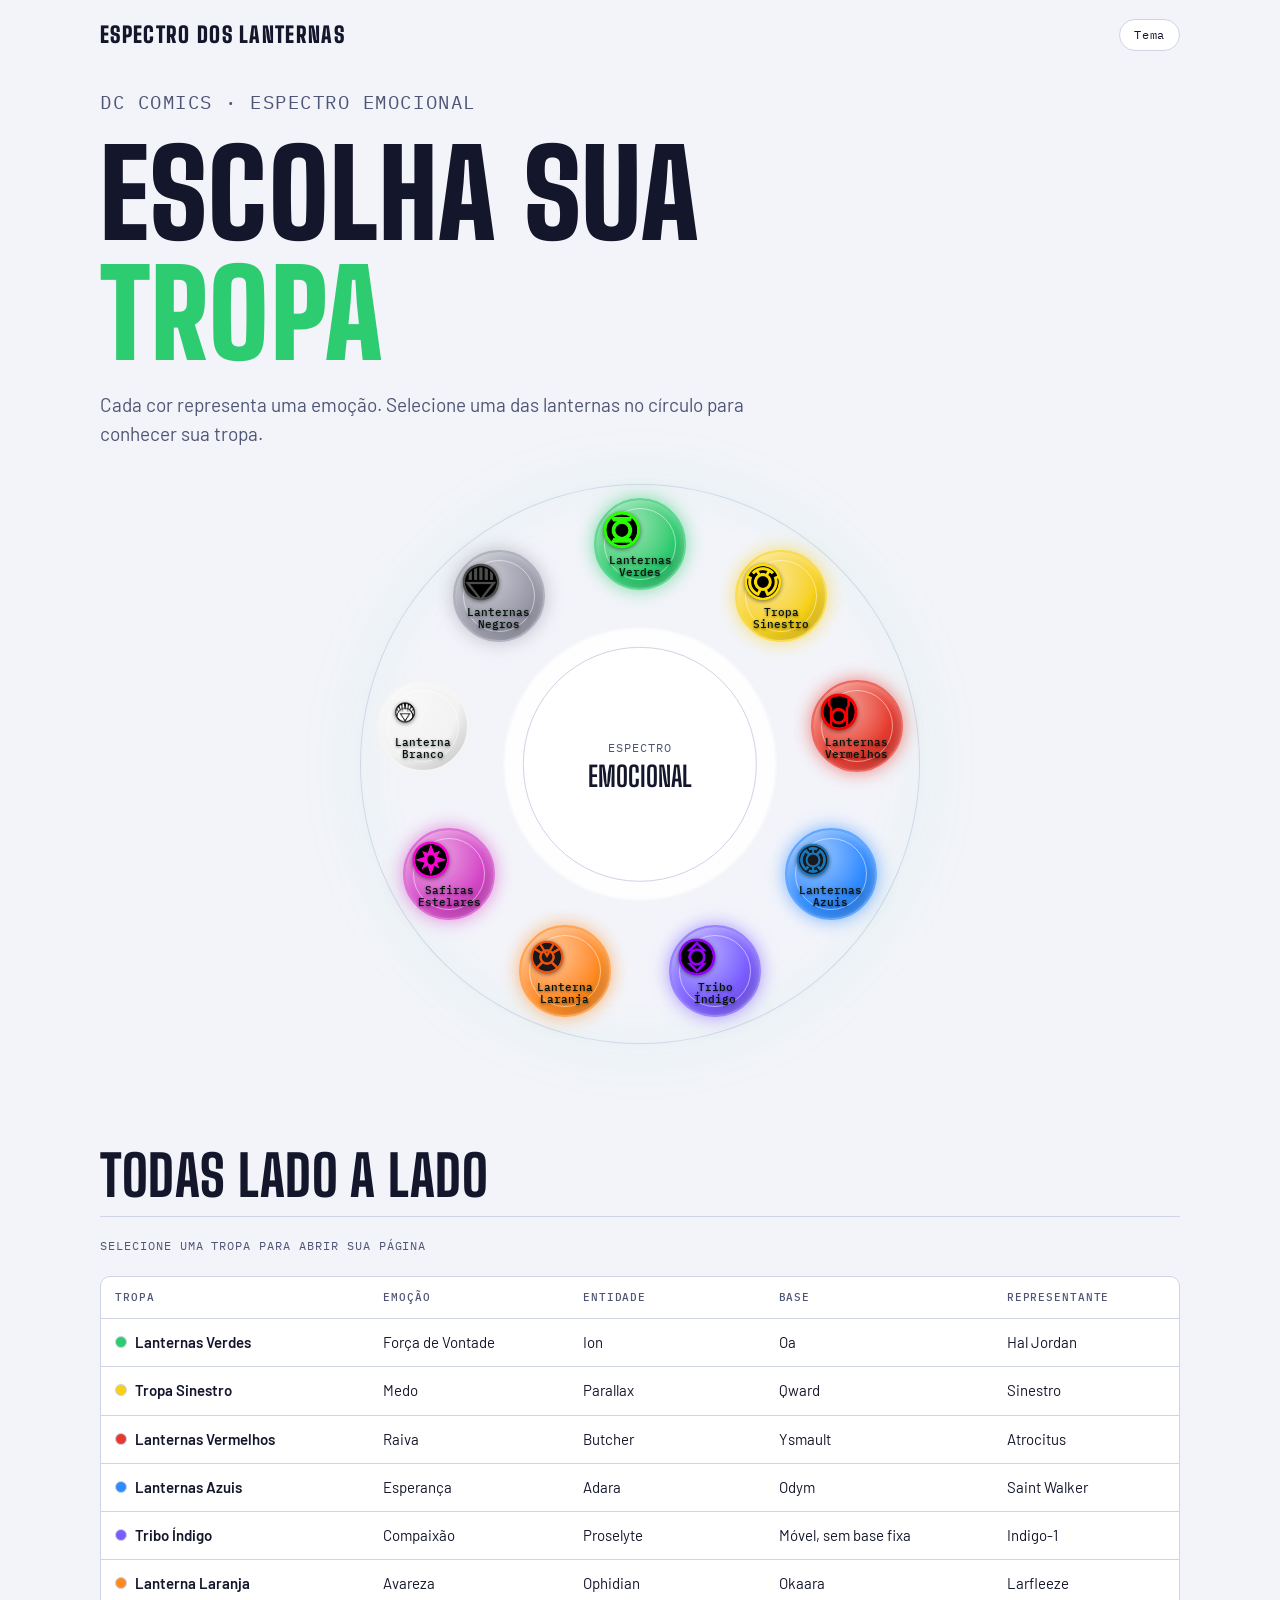
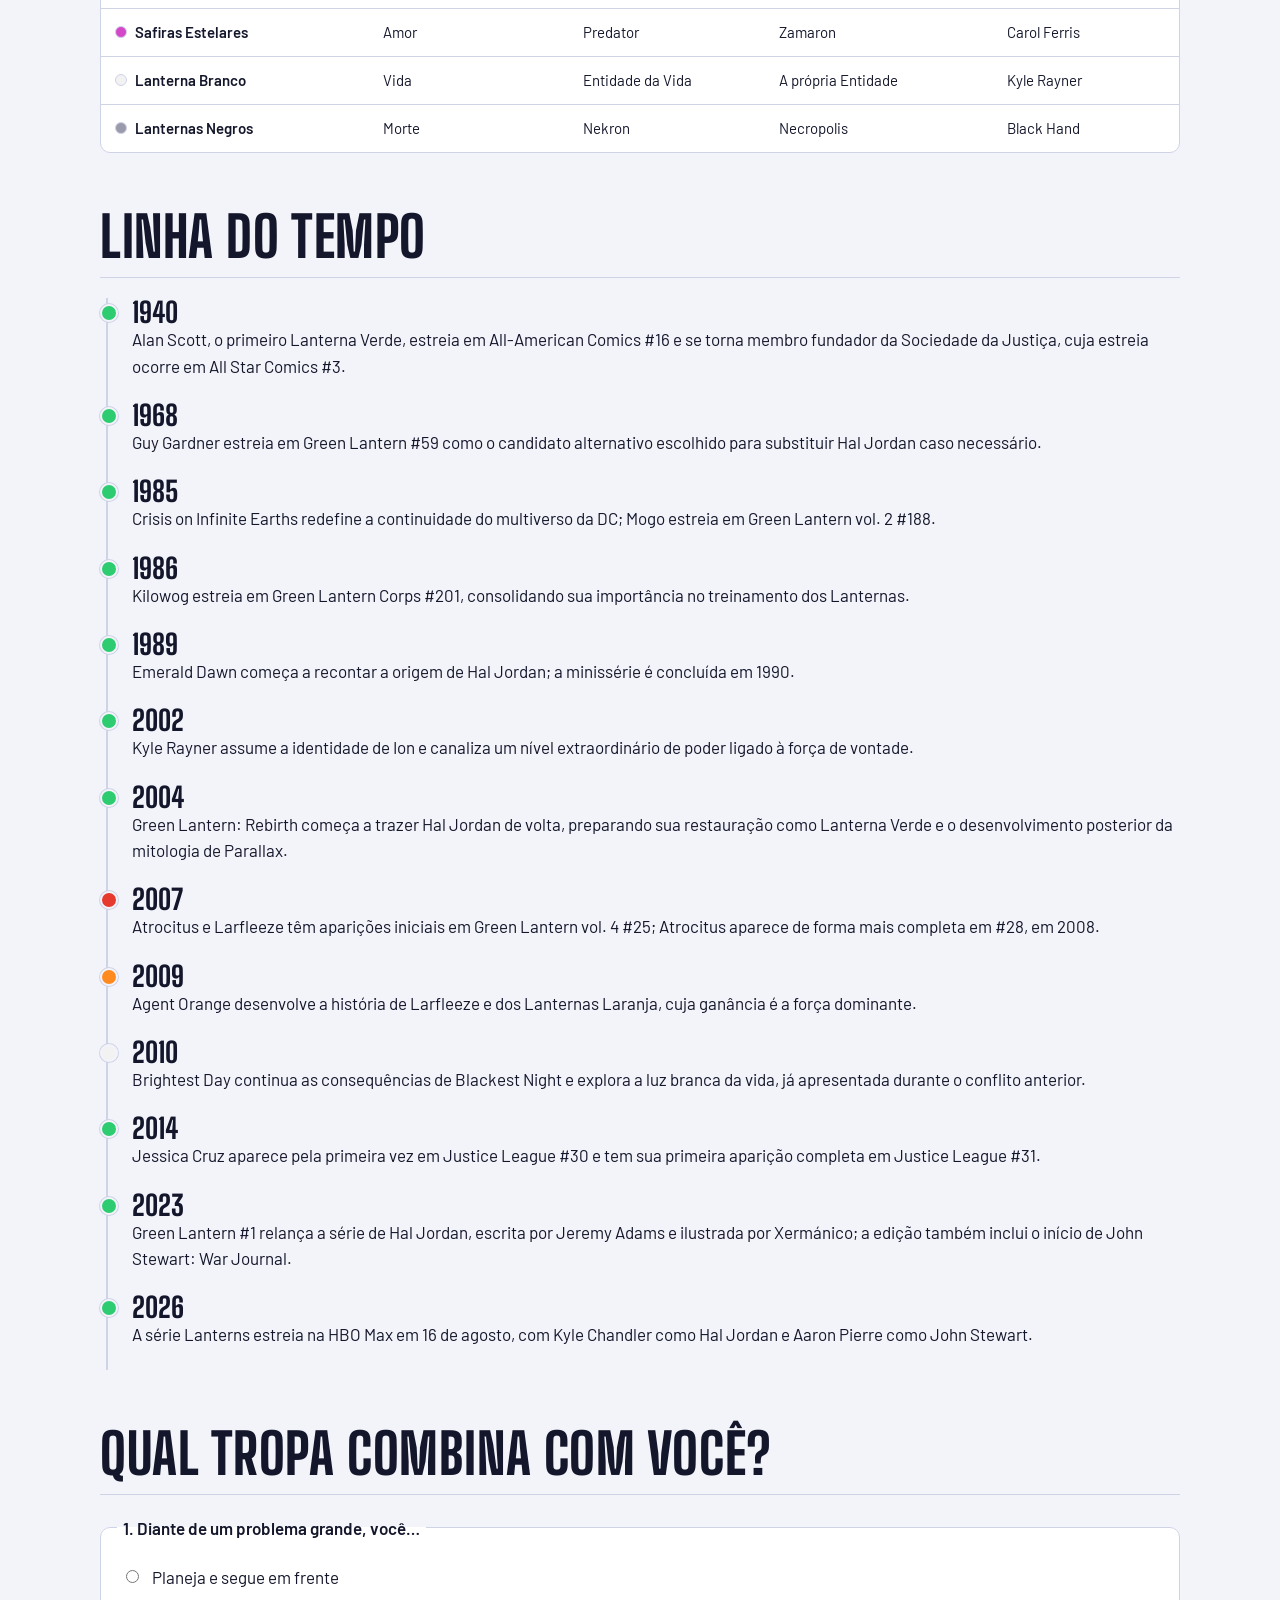
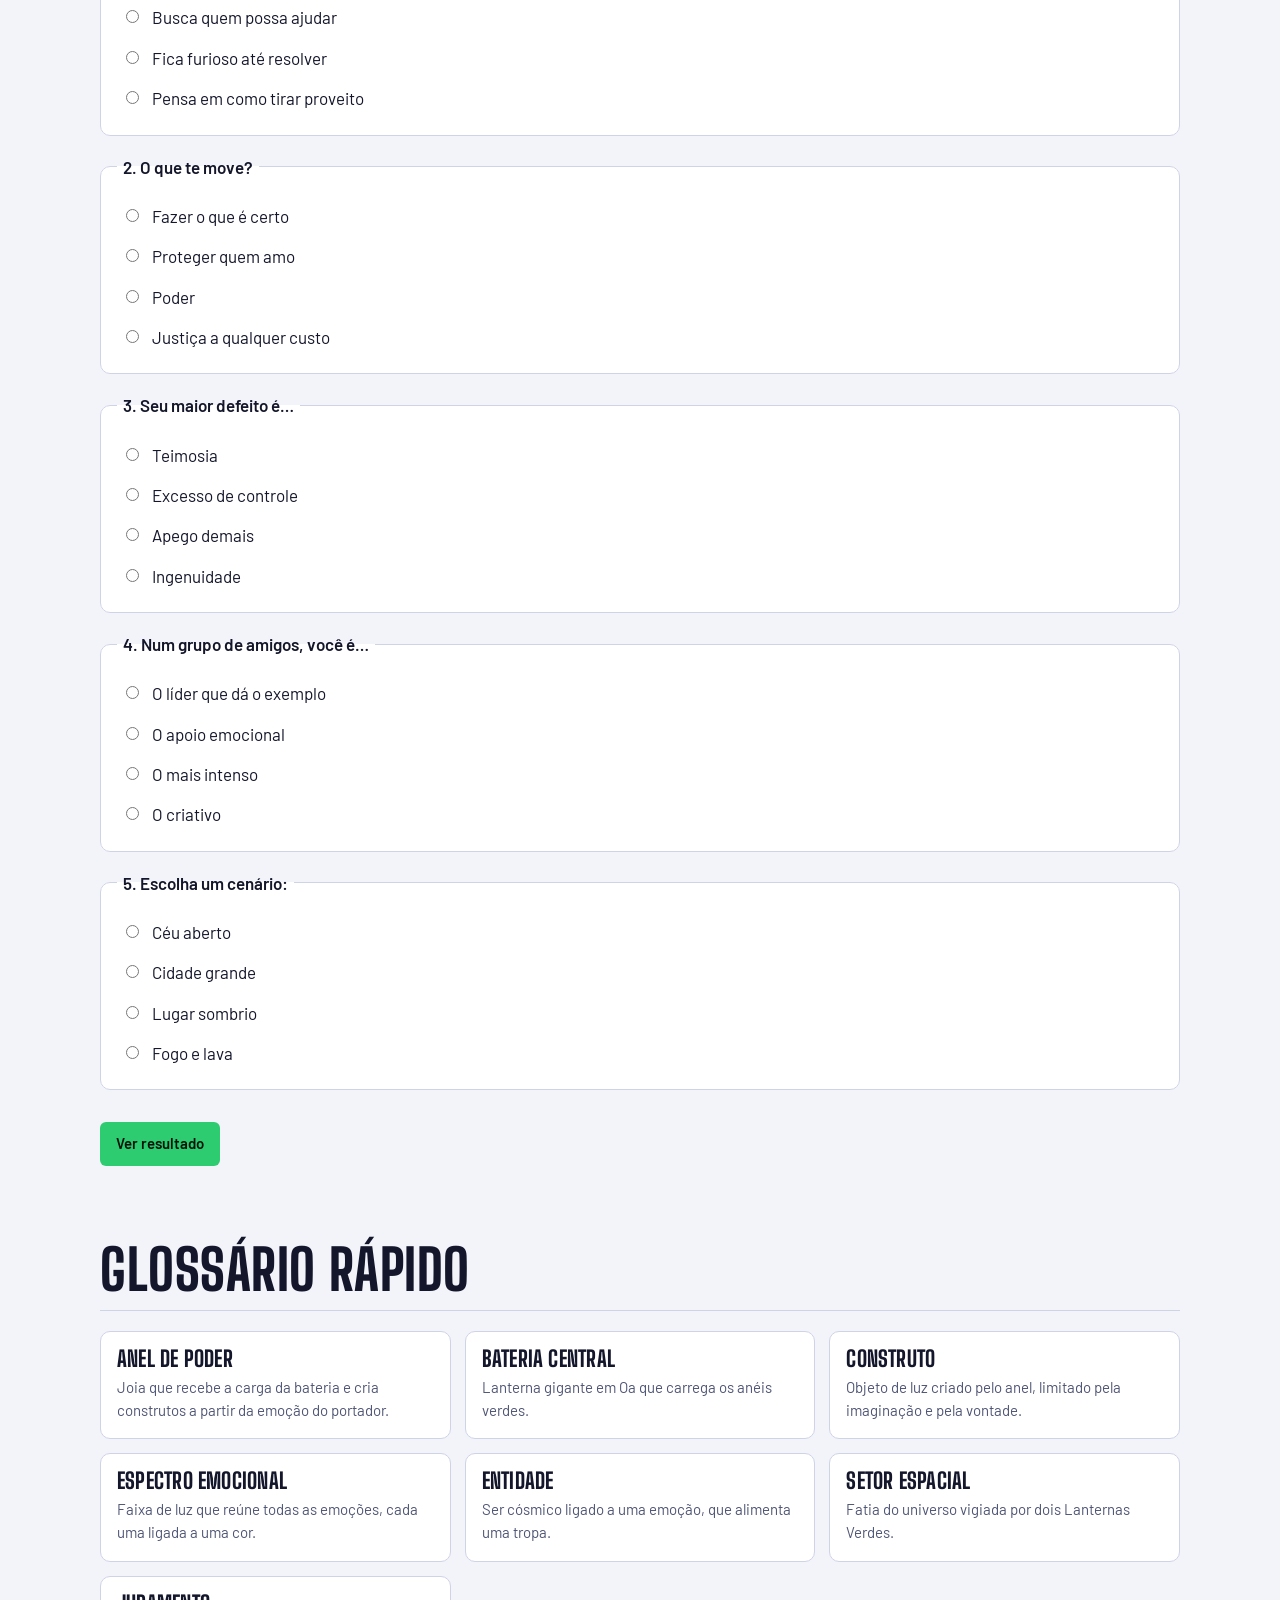
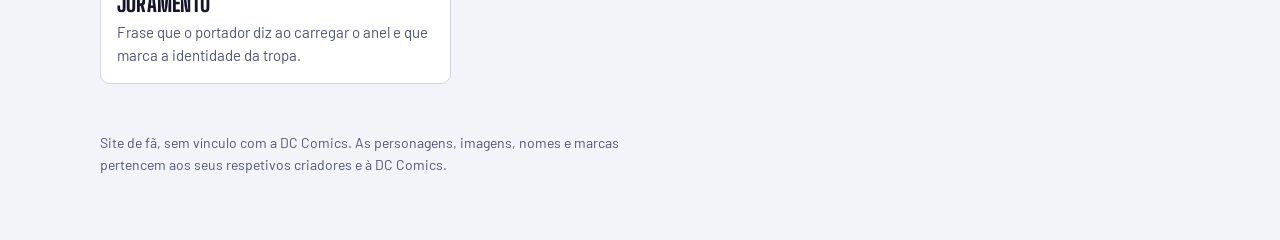
<file: index.html>
<!doctype html>
<html lang="pt-BR" data-home>

<head>
  <meta charset="utf-8">
  <meta name="viewport" content="width=device-width, initial-scale=1, viewport-fit=cover">
  <title>Espectro dos Lanternas</title>
  <link rel="preconnect" href="https://fonts.googleapis.com">
  <link rel="preconnect" href="https://fonts.gstatic.com" crossorigin>
  <link rel="stylesheet"
    href="https://fonts.googleapis.com/css2?family=Barlow:wght@400;500;600&family=Big+Shoulders+Display:wght@700;800;900&family=IBM+Plex+Mono:wght@400;500&display=swap">
  <link rel="stylesheet" href="styles.css">
  <link rel="icon" href="assets/Mogo.ico" type="image/x-icon">
</head>

<body>
  <div class="wrap">
    <div class="top">
      <div class="brand">Espectro dos Lanternas</div>
      <button class="tbtn" id="themeBtn" type="button">Tema</button>
    </div>

    <header class="hero">
      <p class="mono">DC Comics · Espectro Emocional</p>
      <h1>Escolha sua<br><span>tropa</span></h1>
      <p>Cada cor representa uma emoção. Selecione uma das lanternas no círculo para conhecer sua tropa.</p>
    </header>

    <nav class="orbit-section" aria-label="Escolher uma tropa">
      <div class="spectrum-in" id="sp"></div>
    </nav>

    <main>
      <section class="sec" id="comparar">
        <h2>Todas lado a lado</h2>
        <p class="mono">Selecione uma tropa para abrir sua página</p>
        <div class="scroll">
          <table id="tbl"></table>
        </div>
      </section>

      <section class="sec" id="tempo">
        <h2>Linha do tempo</h2>
        <ol class="tl" id="tl"></ol>
      </section>

      <section class="sec" id="quiz">
        <h2>Qual tropa combina com você?</h2>
        <form class="quiz" id="quizForm"></form>
        <div id="quizOut"></div>
      </section>

      <section class="sec" id="glossario">
        <h2>Glossário rápido</h2>
        <div class="gl" id="gl"></div>
      </section>

      <footer>
        Site de fã, sem vínculo com a DC Comics. As personagens, imagens, nomes e marcas pertencem aos seus respetivos
        criadores e à DC Comics.
      </footer>
    </main>
  </div>

  <script src="script.js" defer></script>
</body>

</html>
</file>
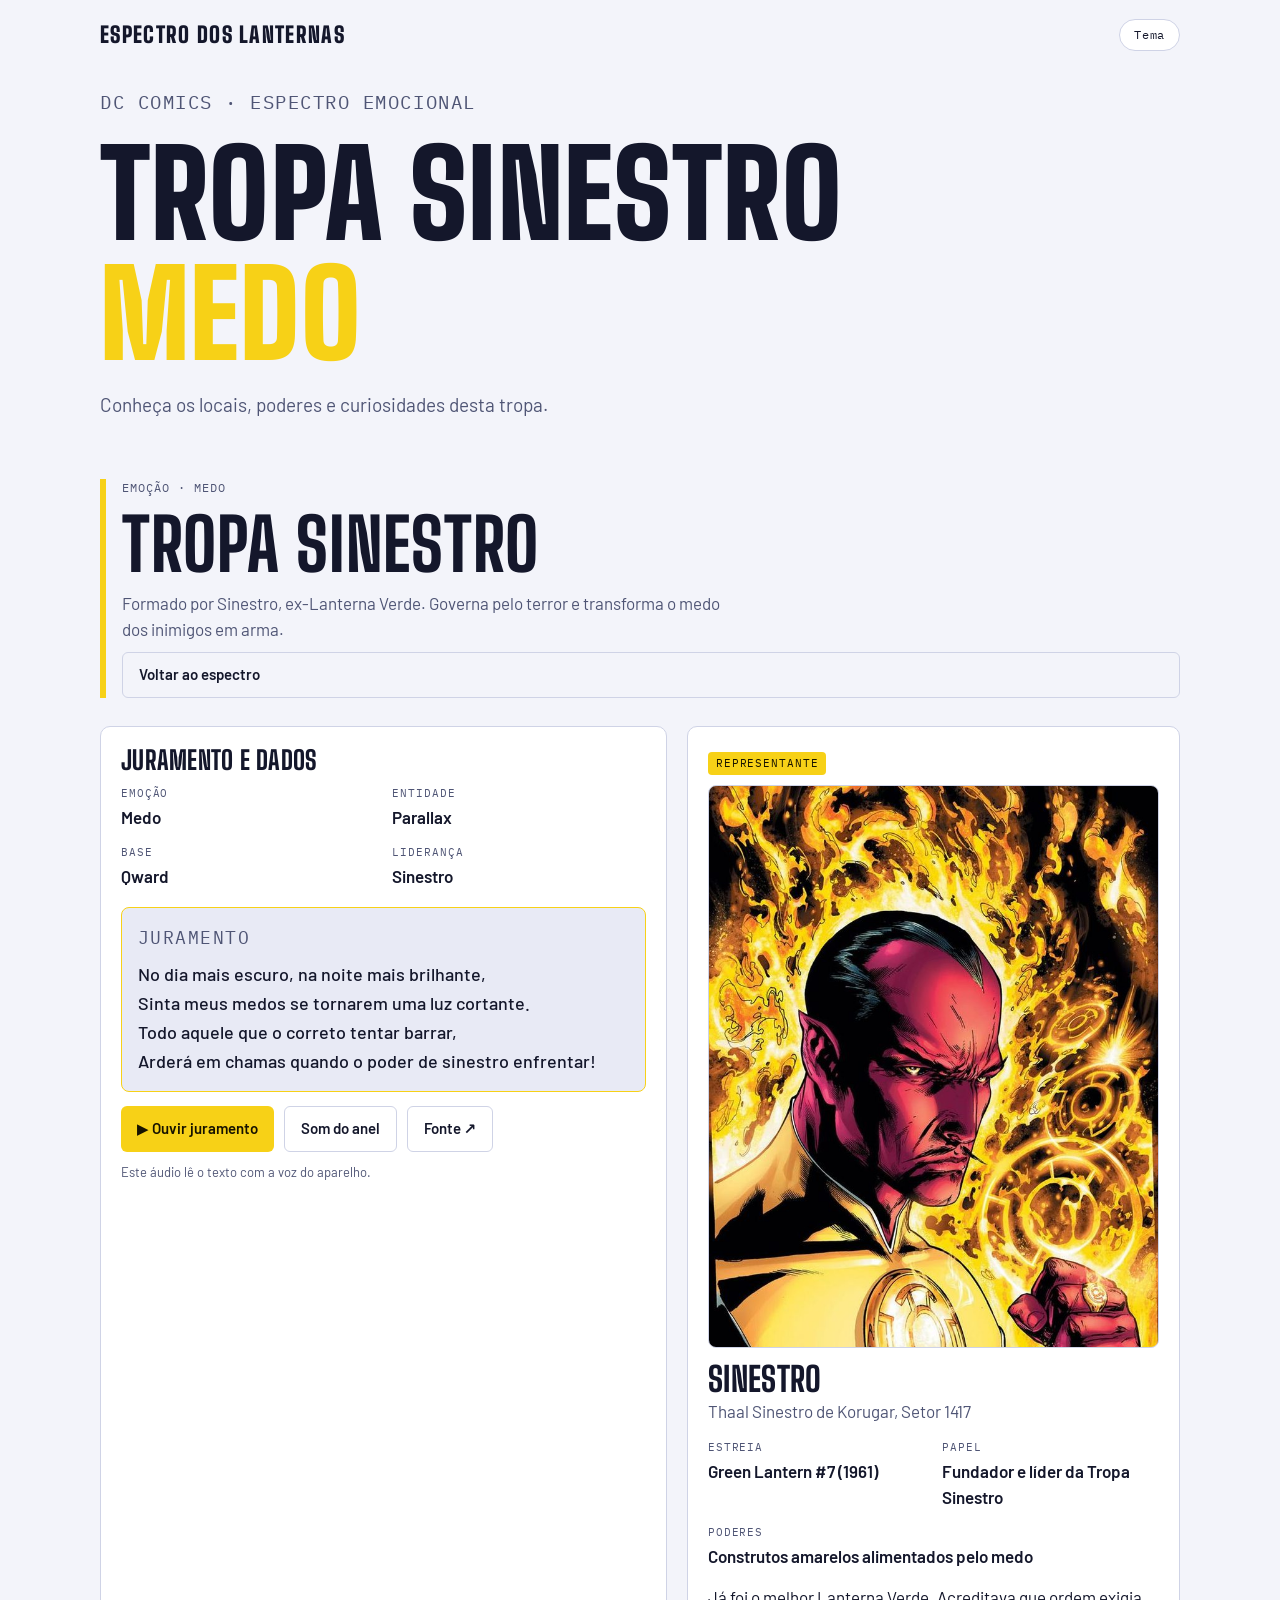
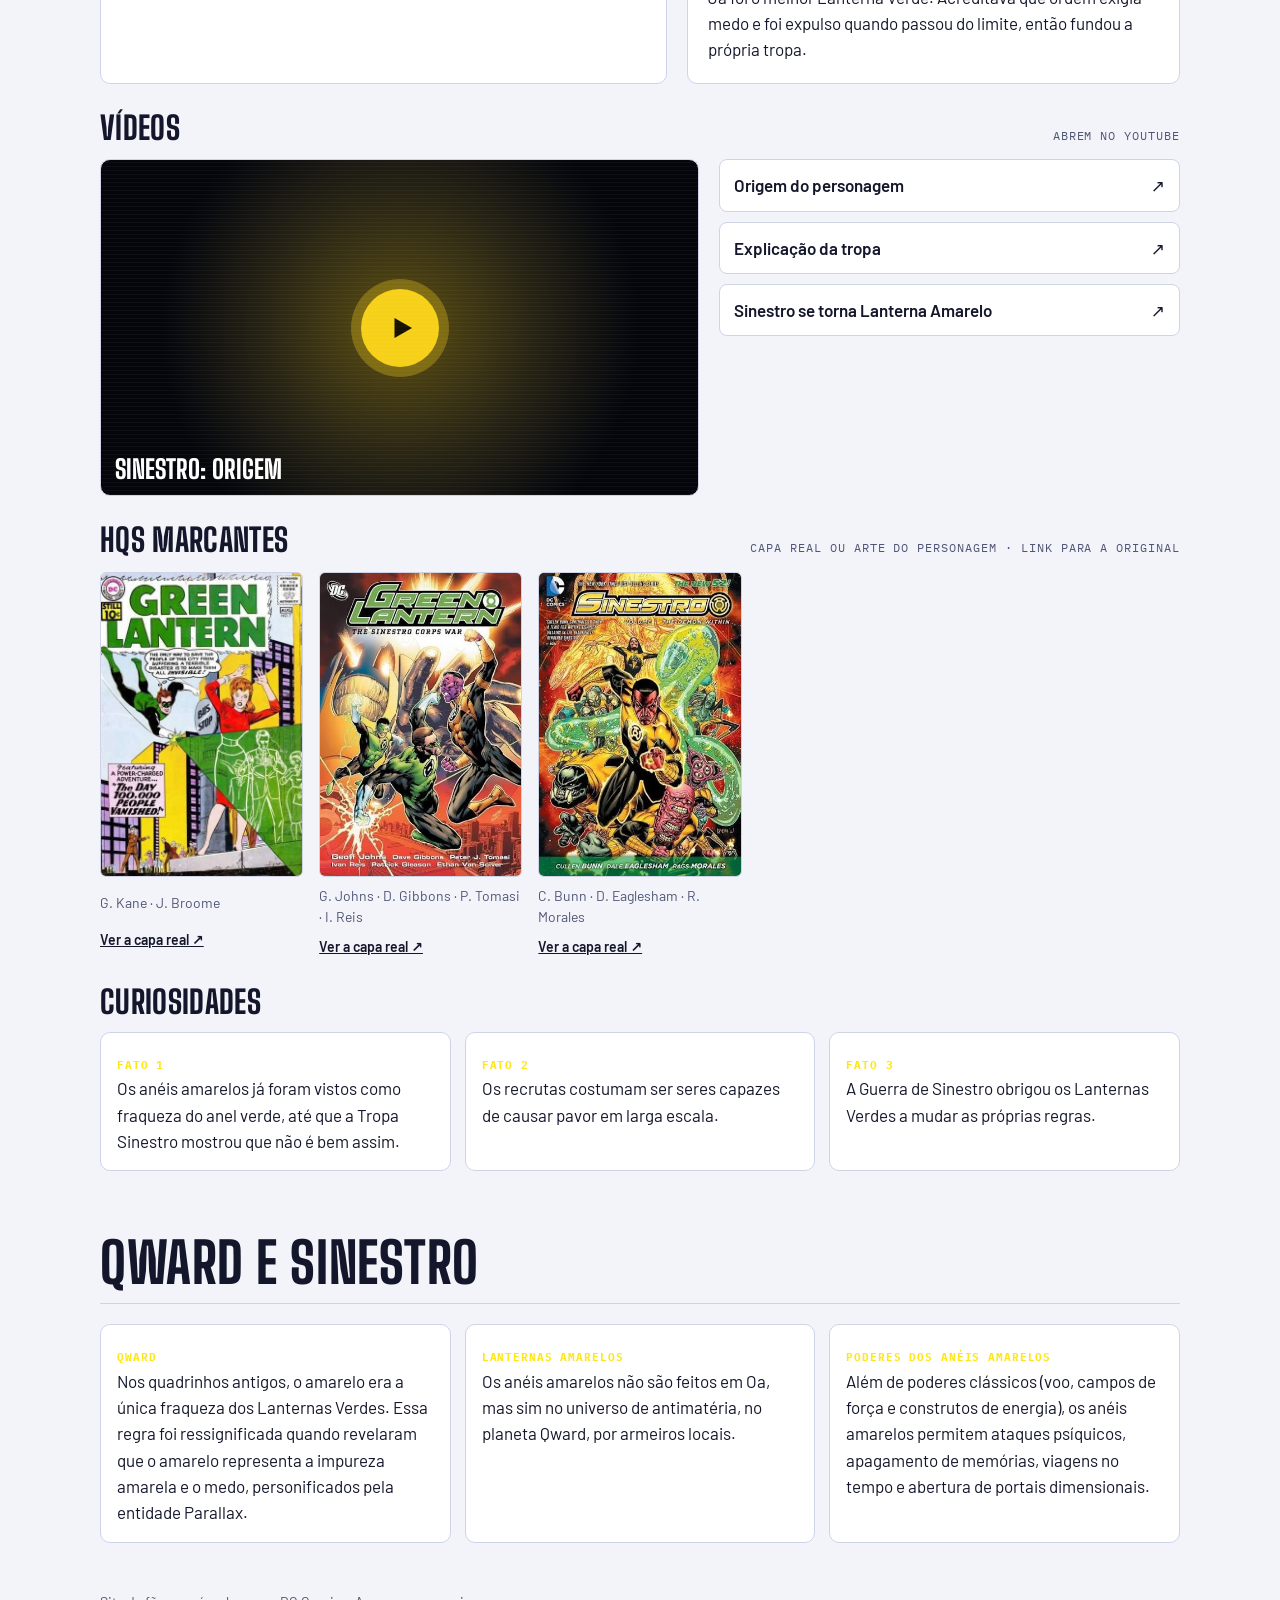
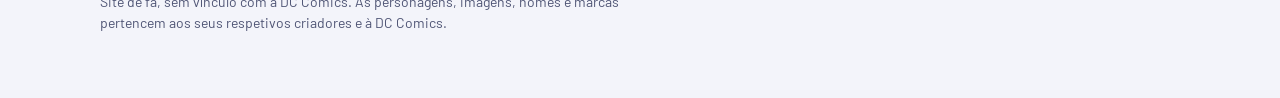
<file: amarelo.html>
<!doctype html>
<html lang="pt-BR" data-lantern="amarelo" style="--c: #f7d117; --on: #171300">

<head>
  <meta charset="utf-8">
  <meta name="viewport" content="width=device-width, initial-scale=1, viewport-fit=cover">
  <title>Tropa Sinestro &middot; Espectro dos Lanternas</title>
  <link rel="preconnect" href="https://fonts.googleapis.com">
  <link rel="preconnect" href="https://fonts.gstatic.com" crossorigin>
  <link rel="stylesheet" href="https://fonts.googleapis.com/css2?family=Barlow:wght@400;500;600&family=Big+Shoulders+Display:wght@700;800;900&family=IBM+Plex+Mono:wght@400;500&display=swap">
  <link rel="stylesheet" href="styles.css">
  <link rel="icon" href="assets/Mogo.ico" type="image/x-icon">
</head>

<body>
  <div class="wrap">
    <div class="top">
      <a class="brand" href="index.html">Espectro dos Lanternas</a>
      <button class="tbtn" id="themeBtn" type="button">Tema</button>
    </div>
    <header class="hero">
      <p class="mono">DC Comics &middot; Espectro Emocional</p>
      <h1>Tropa Sinestro<br><span id="heroWord">Amarelo</span></h1>
      <p>Conhe&#231;a os locais, poderes e curiosidades desta tropa.</p>
    </header>
    <main>
      <section class="panel" id="panel" aria-live="polite"></section>
      <section class="sec" id="amarelo">
      <h2>Qward e Sinestro</h2>
      <div class="facts-list">
        <div class="card"><b>Qward</b>
          <p> Nos quadrinhos antigos, o amarelo era a única fraqueza dos Lanternas Verdes. Essa regra foi ressignificada
            quando revelaram que o amarelo representa a impureza amarela e o medo, personificados pela entidade
            Parallax.</p>
        </div>
        <div class="card"><b>Lanternas Amarelos</b>
          <p> Os anéis amarelos não são feitos em Oa, mas sim no universo de antimatéria, no planeta Qward, por armeiros
            locais.</p>
        </div>

        <div class="card"><b>Poderes dos Anéis Amarelos</b>
          <p> Além de poderes clássicos (voo, campos de força e construtos de energia), os anéis amarelos permitem
            ataques psíquicos, apagamento de memórias, viagens no tempo e abertura de portais dimensionais.</p>
        </div>

      </div>
    </section>
    </main>
    <footer>
      Site de f&atilde;, sem v&iacute;nculo com a DC Comics. As personagens, imagens, nomes e marcas pertencem aos seus respetivos criadores e &agrave; DC Comics.
    </footer>
  </div>
  <script src="script.js" defer></script>
</body>
</html>
</file>
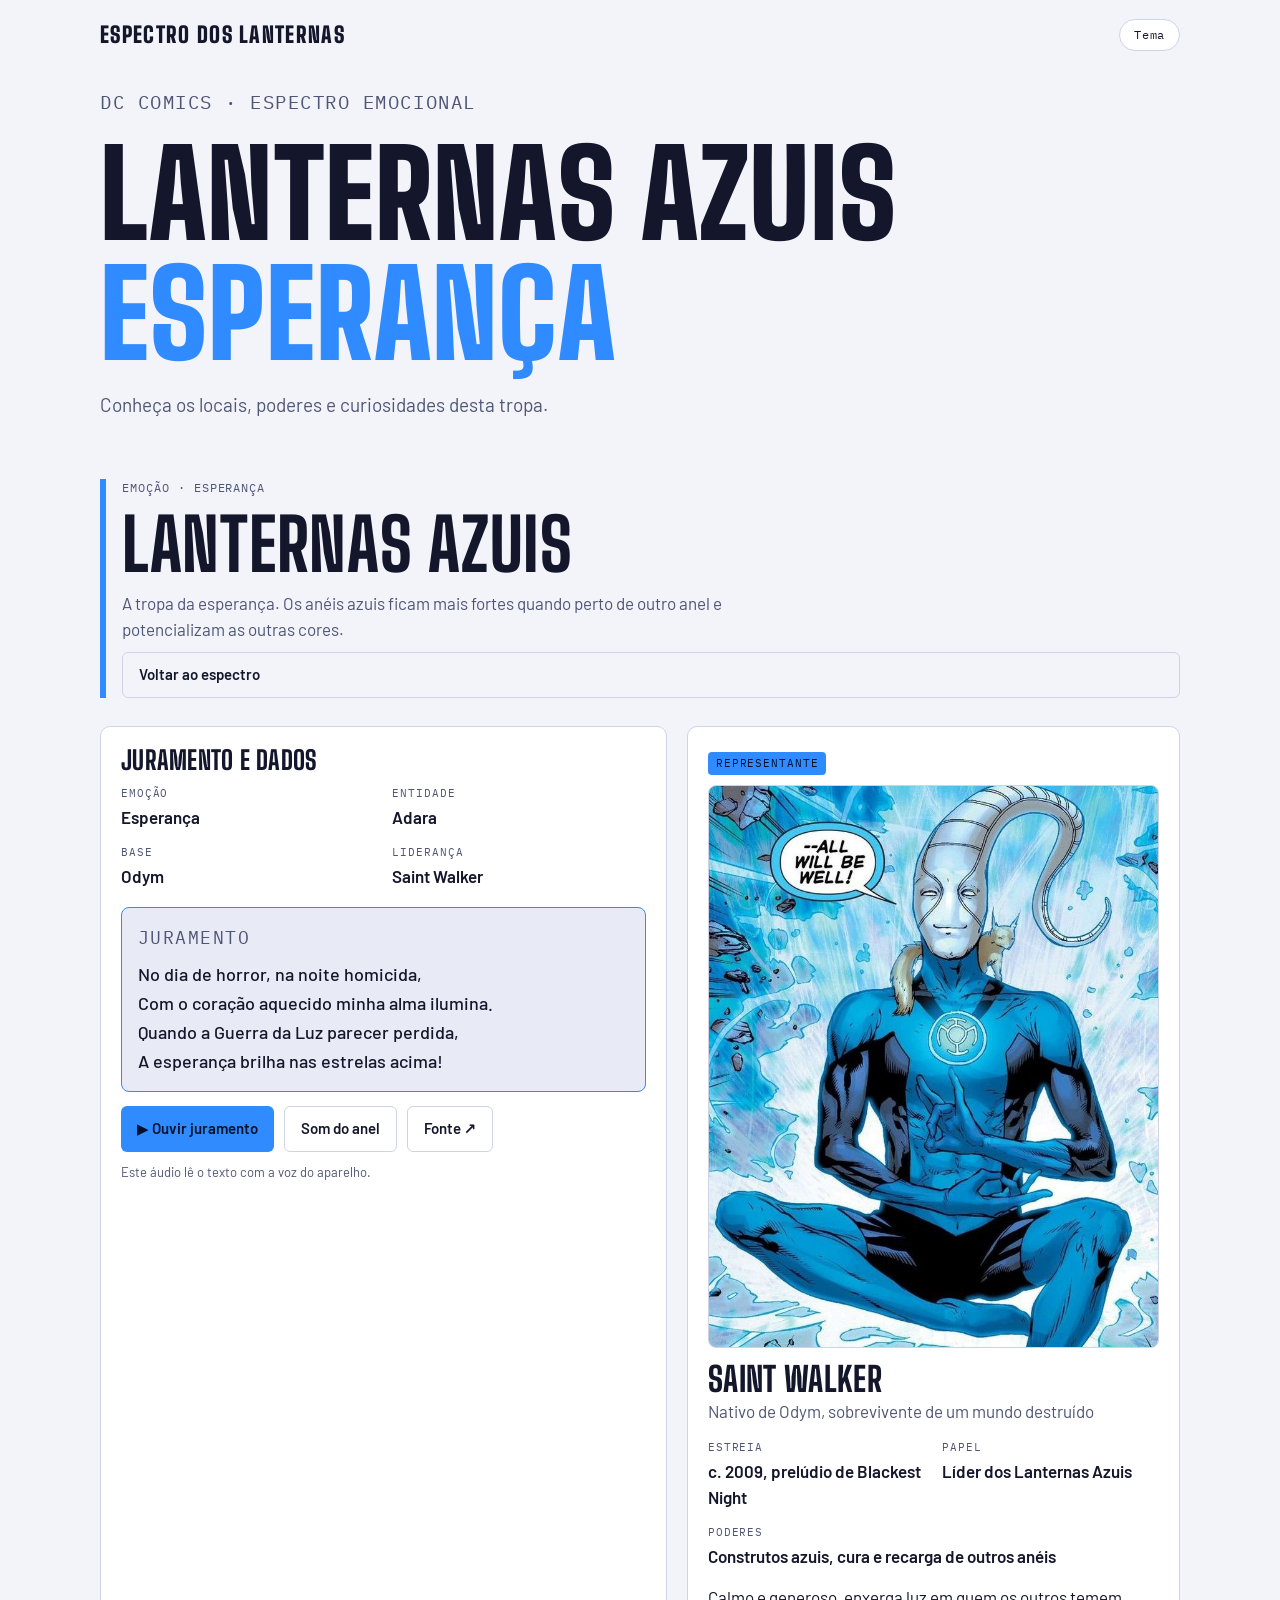
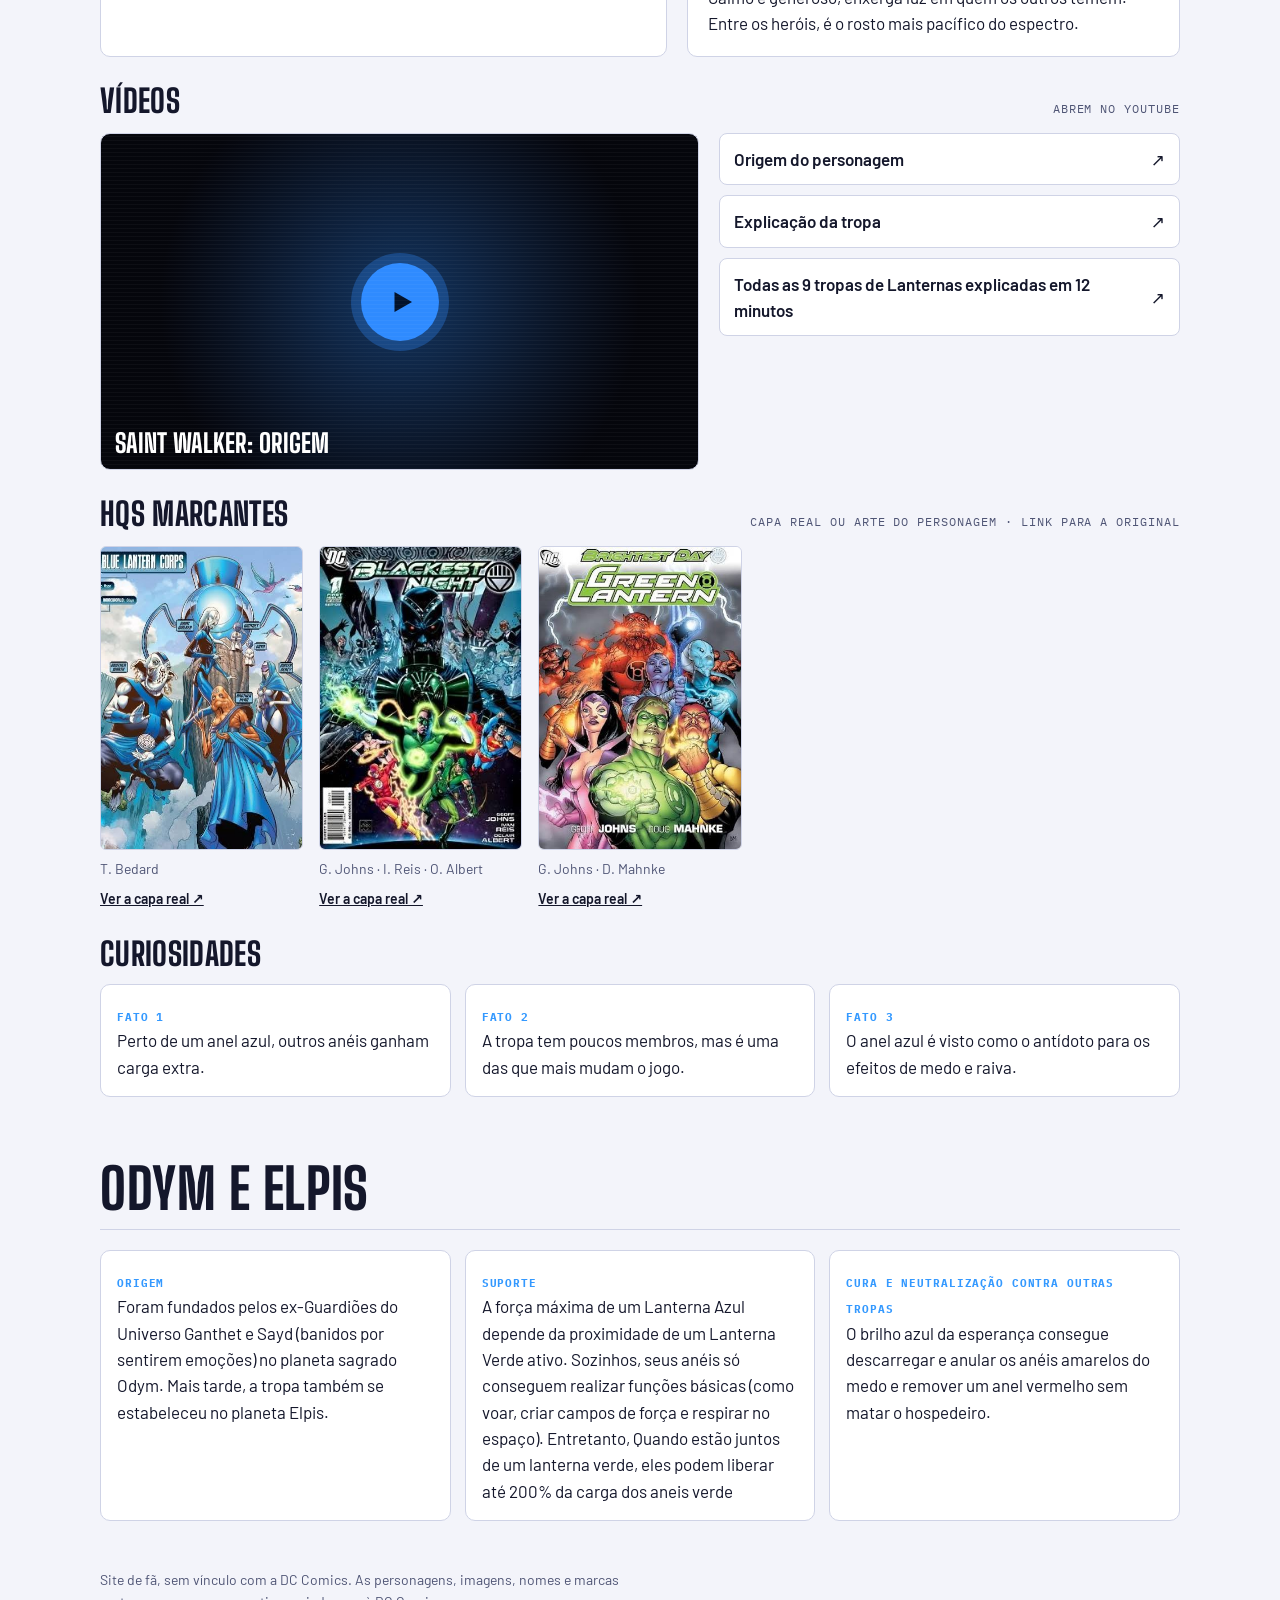
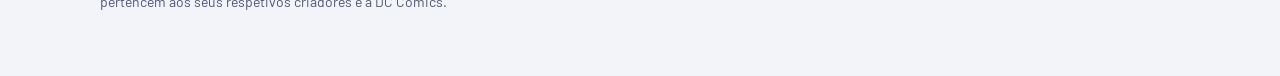
<file: azul.html>
<!doctype html>
<html lang="pt-BR" data-lantern="azul" style="--c: #2f8bff; --on: #02122b">

<head>
  <meta charset="utf-8">
  <meta name="viewport" content="width=device-width, initial-scale=1, viewport-fit=cover">
  <title>Lanternas Azuis &middot; Espectro dos Lanternas</title>
  <link rel="preconnect" href="https://fonts.googleapis.com">
  <link rel="preconnect" href="https://fonts.gstatic.com" crossorigin>
  <link rel="stylesheet" href="https://fonts.googleapis.com/css2?family=Barlow:wght@400;500;600&family=Big+Shoulders+Display:wght@700;800;900&family=IBM+Plex+Mono:wght@400;500&display=swap">
  <link rel="stylesheet" href="styles.css">
  <link rel="icon" href="assets/Mogo.ico" type="image/x-icon">
</head>

<body>
  <div class="wrap">
    <div class="top">
      <a class="brand" href="index.html">Espectro dos Lanternas</a>
      <button class="tbtn" id="themeBtn" type="button">Tema</button>
    </div>
    <header class="hero">
      <p class="mono">DC Comics &middot; Espectro Emocional</p>
      <h1>Lanternas Azuis<br><span id="heroWord">Azul</span></h1>
      <p>Conhe&#231;a os locais, poderes e curiosidades desta tropa.</p>
    </header>
    <main>
      <section class="panel" id="panel" aria-live="polite"></section>
      <section class="sec" id="azul">
      <h2>Odym e Elpis</h2>
      <div class="facts-list">
        <div class="card"><b>Origem</b>
          <p>Foram fundados pelos ex-Guardiões do Universo Ganthet e Sayd (banidos por sentirem emoções) no planeta
            sagrado Odym. Mais tarde, a tropa também se estabeleceu no planeta Elpis.</p>
        </div>
        <div class="card"><b>Suporte</b>
          <p>A força máxima de um Lanterna Azul depende da proximidade de um Lanterna Verde ativo. Sozinhos, seus anéis
            só conseguem realizar funções básicas (como voar, criar campos de força e respirar no espaço). Entretanto,
            Quando estão juntos de um lanterna verde, eles podem liberar até 200% da carga dos aneis verde</p>
        </div>

        <div class="card"><b>Cura e Neutralização contra outras tropas</b>
          <p>O brilho azul da esperança consegue descarregar e anular os anéis amarelos do medo e remover um anel
            vermelho sem matar o hospedeiro.</p>
        </div>

      </div>
    </section>
    </main>
    <footer>
      Site de f&atilde;, sem v&iacute;nculo com a DC Comics. As personagens, imagens, nomes e marcas pertencem aos seus respetivos criadores e &agrave; DC Comics.
    </footer>
  </div>
  <script src="script.js" defer></script>
</body>
</html>
</file>
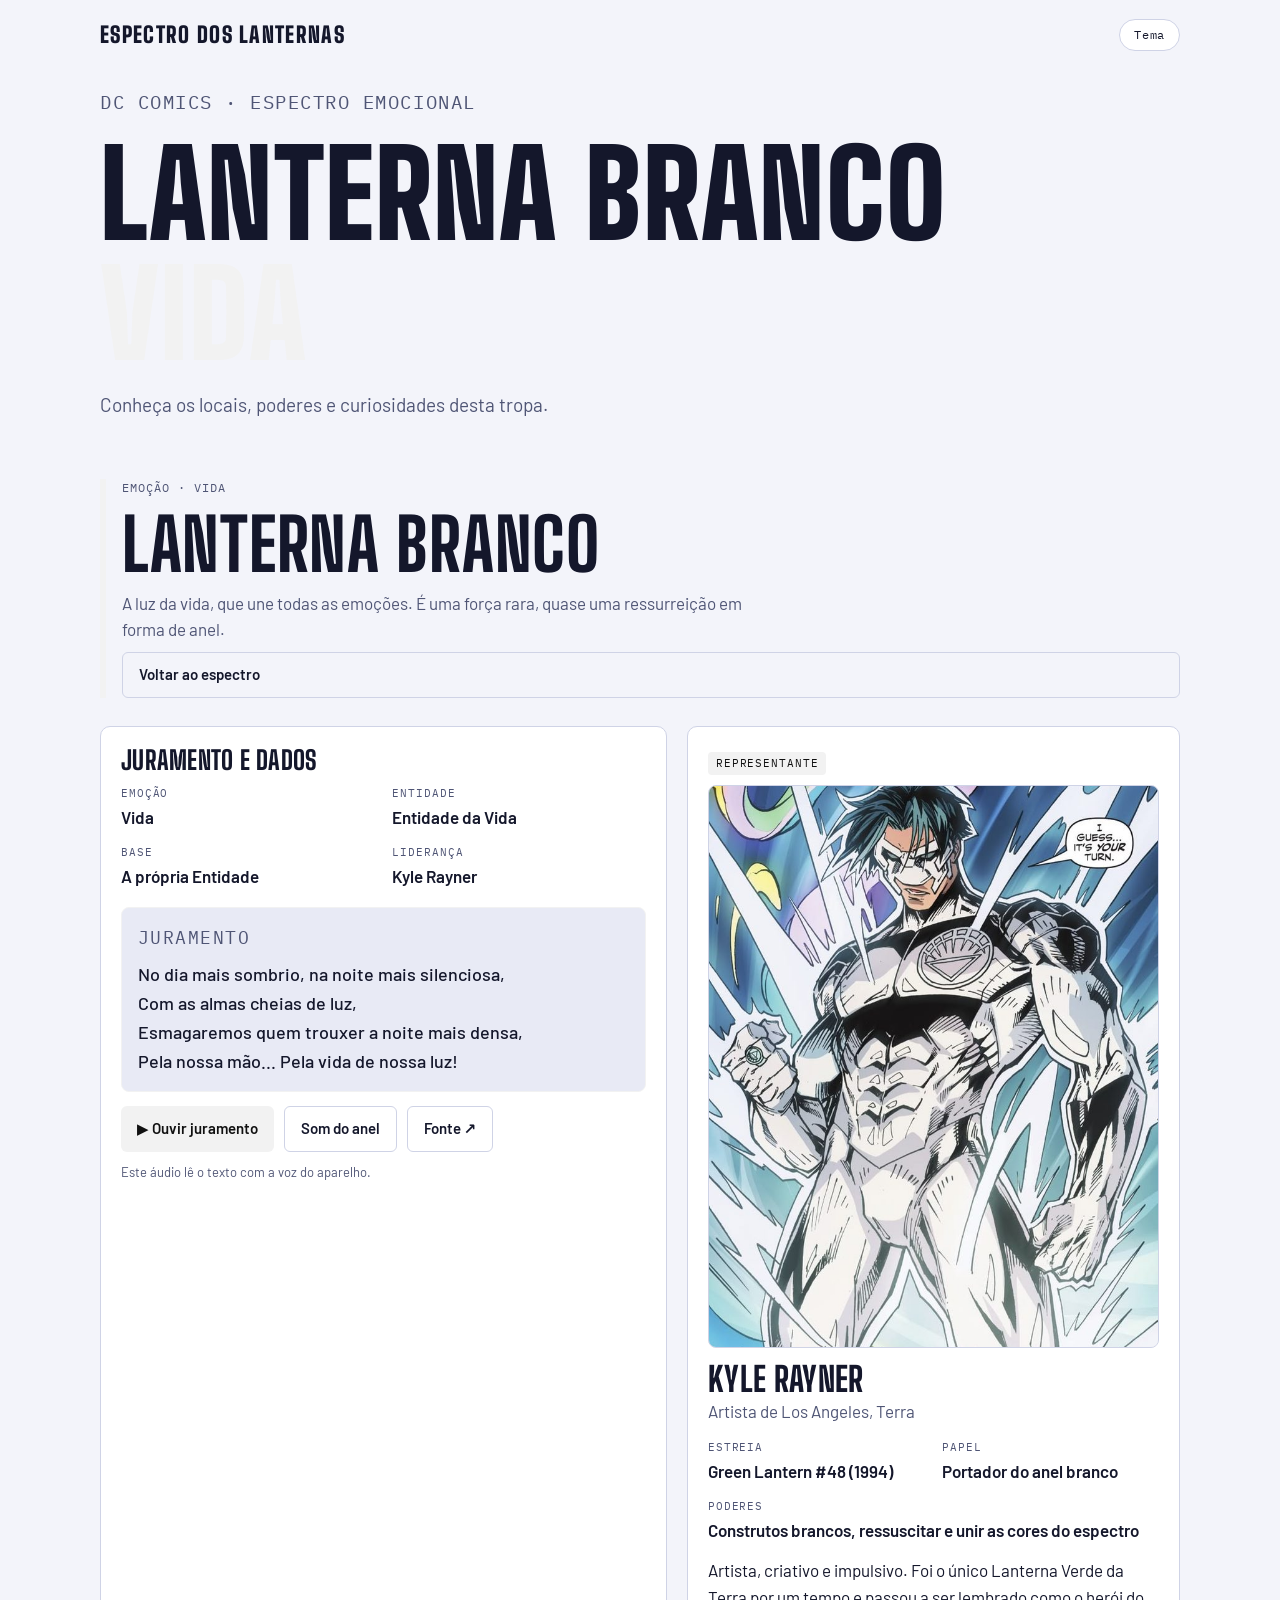
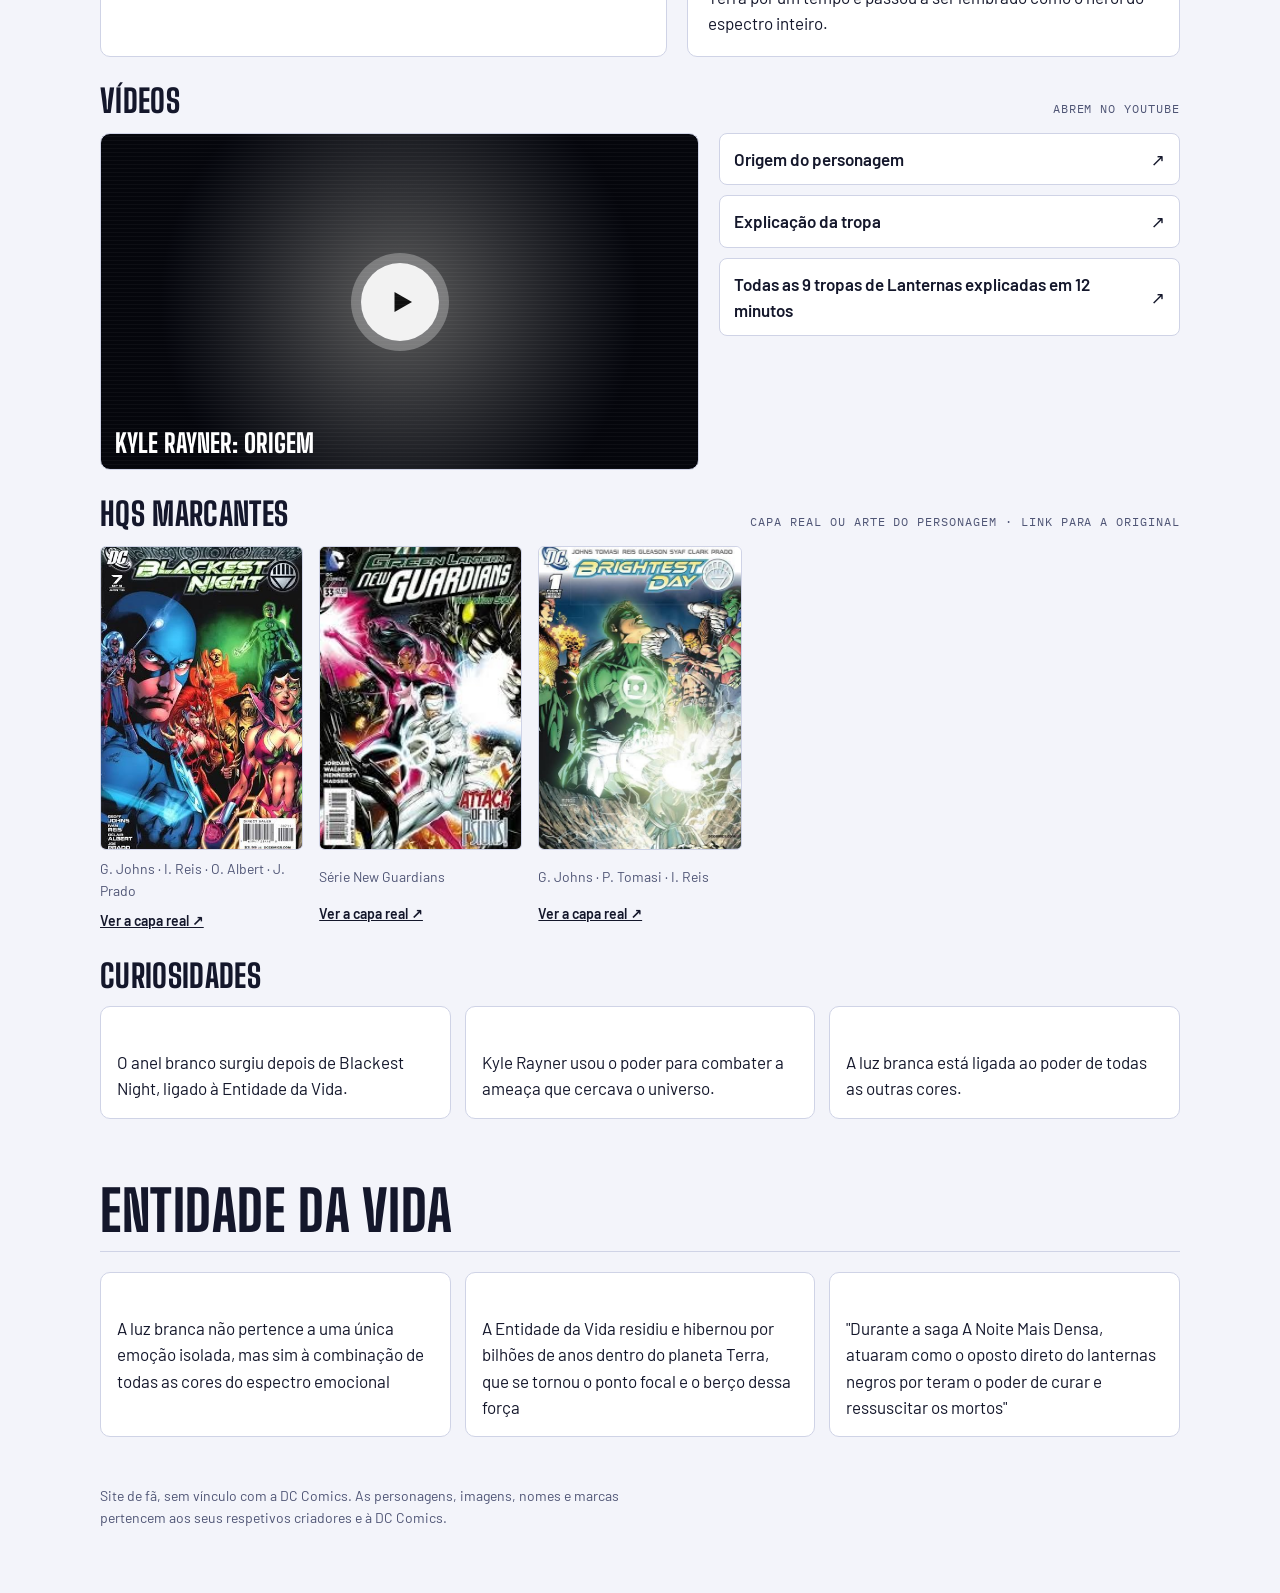
<file: branco.html>
<!doctype html>
<html lang="pt-BR" data-lantern="branco" style="--c: #f2f2f2; --on: #111">

<head>
  <meta charset="utf-8">
  <meta name="viewport" content="width=device-width, initial-scale=1, viewport-fit=cover">
  <title>Lanterna Branco &middot; Espectro dos Lanternas</title>
  <link rel="preconnect" href="https://fonts.googleapis.com">
  <link rel="preconnect" href="https://fonts.gstatic.com" crossorigin>
  <link rel="stylesheet" href="https://fonts.googleapis.com/css2?family=Barlow:wght@400;500;600&family=Big+Shoulders+Display:wght@700;800;900&family=IBM+Plex+Mono:wght@400;500&display=swap">
  <link rel="stylesheet" href="styles.css">
  <link rel="icon" href="assets/Mogo.ico" type="image/x-icon">
</head>

<body>
  <div class="wrap">
    <div class="top">
      <a class="brand" href="index.html">Espectro dos Lanternas</a>
      <button class="tbtn" id="themeBtn" type="button">Tema</button>
    </div>
    <header class="hero">
      <p class="mono">DC Comics &middot; Espectro Emocional</p>
      <h1>Lanterna Branco<br><span id="heroWord">Branco</span></h1>
      <p>Conhe&#231;a os locais, poderes e curiosidades desta tropa.</p>
    </header>
    <main>
      <section class="panel" id="panel" aria-live="polite"></section>
      <section class="sec" id="branco">
      <h2>Entidade da vida</h2>
      <div class="facts-list">
        <div class="card"><b>União das cores</b>
          <p>A luz branca não pertence a uma única emoção isolada, mas sim à combinação de todas as cores do espectro
            emocional</p>
        </div>
        <div class="card"><b>Entidade</b>
          <p>A Entidade da Vida residiu e hibernou por bilhões de anos dentro do planeta Terra, que se tornou o ponto
            focal e o berço dessa força</p>
        </div>

        <div class="card"><b>Propósito</b>
          <p>"Durante a saga A Noite Mais Densa, atuaram como o oposto direto do lanternas negros por teram o poder de
            curar e ressuscitar os mortos"</p>
        </div>

      </div>
    </section>
    </main>
    <footer>
      Site de f&atilde;, sem v&iacute;nculo com a DC Comics. As personagens, imagens, nomes e marcas pertencem aos seus respetivos criadores e &agrave; DC Comics.
    </footer>
  </div>
  <script src="script.js" defer></script>
</body>
</html>
</file>
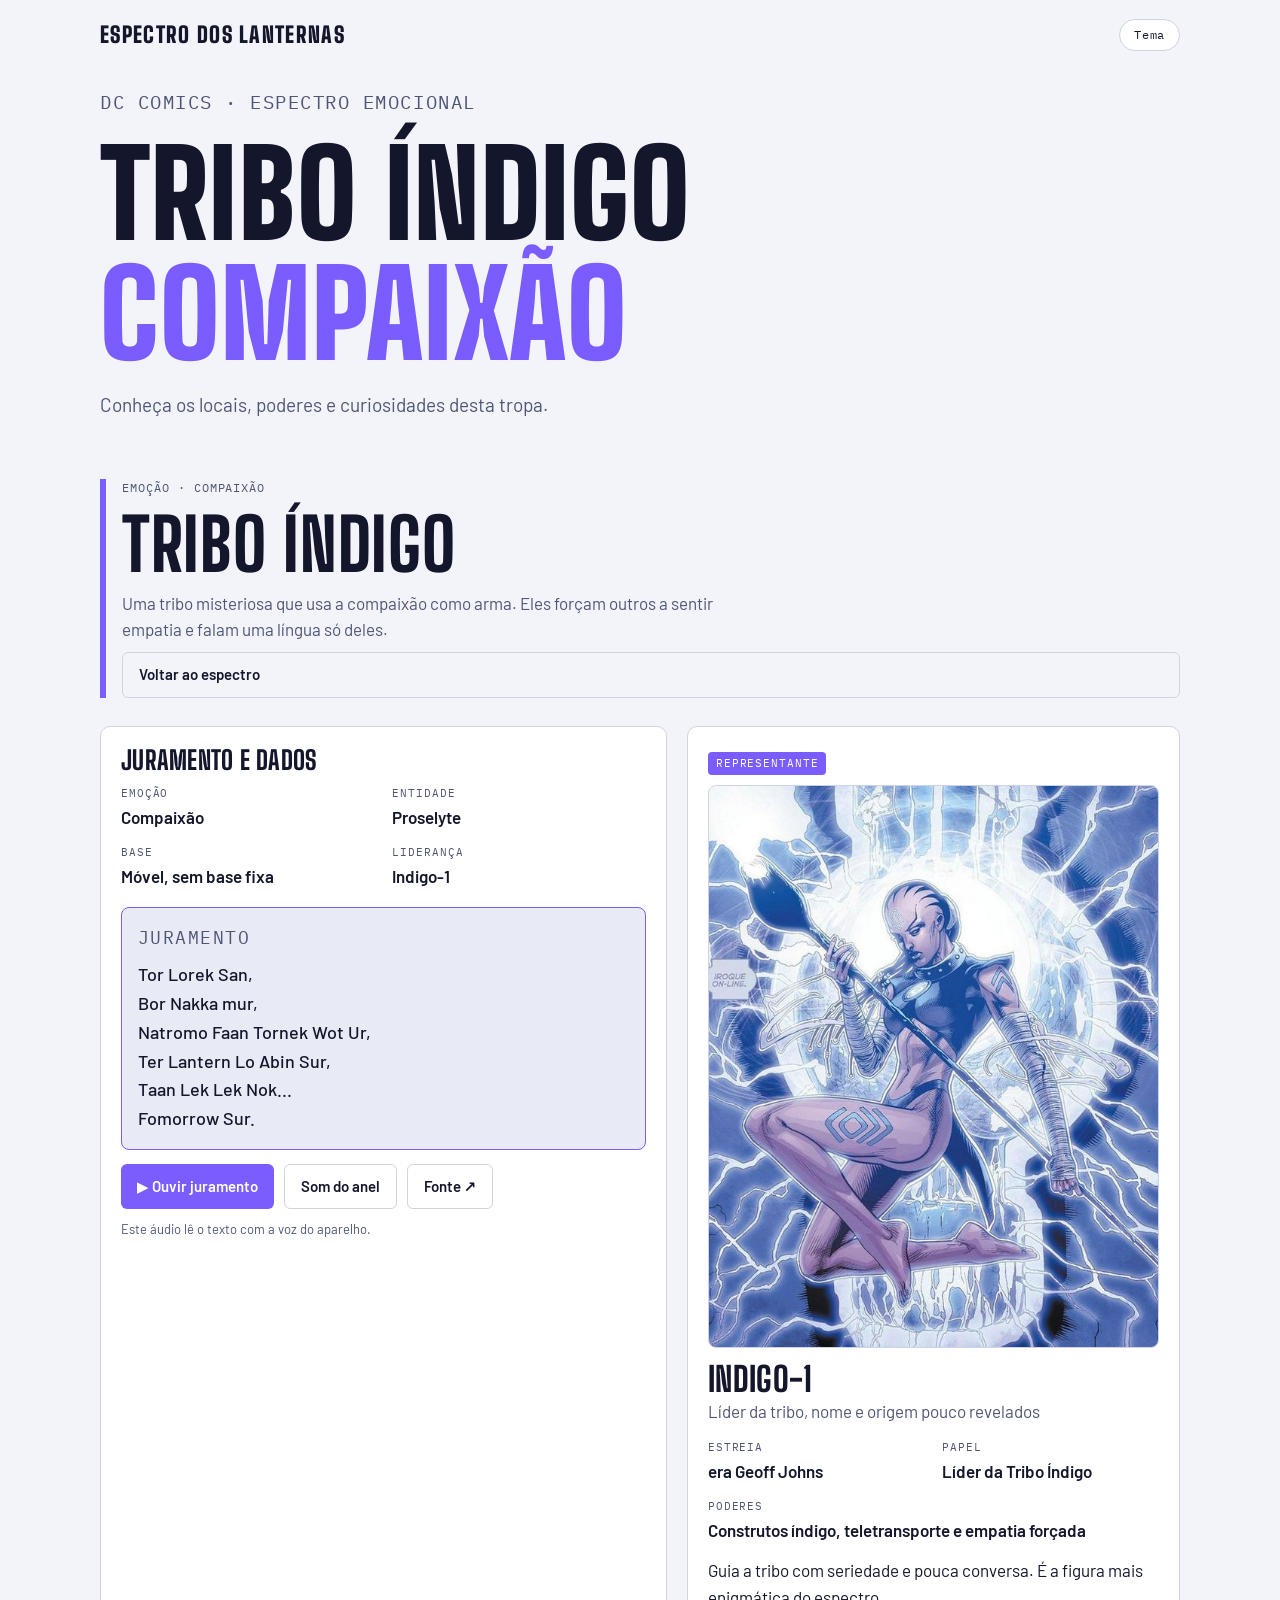
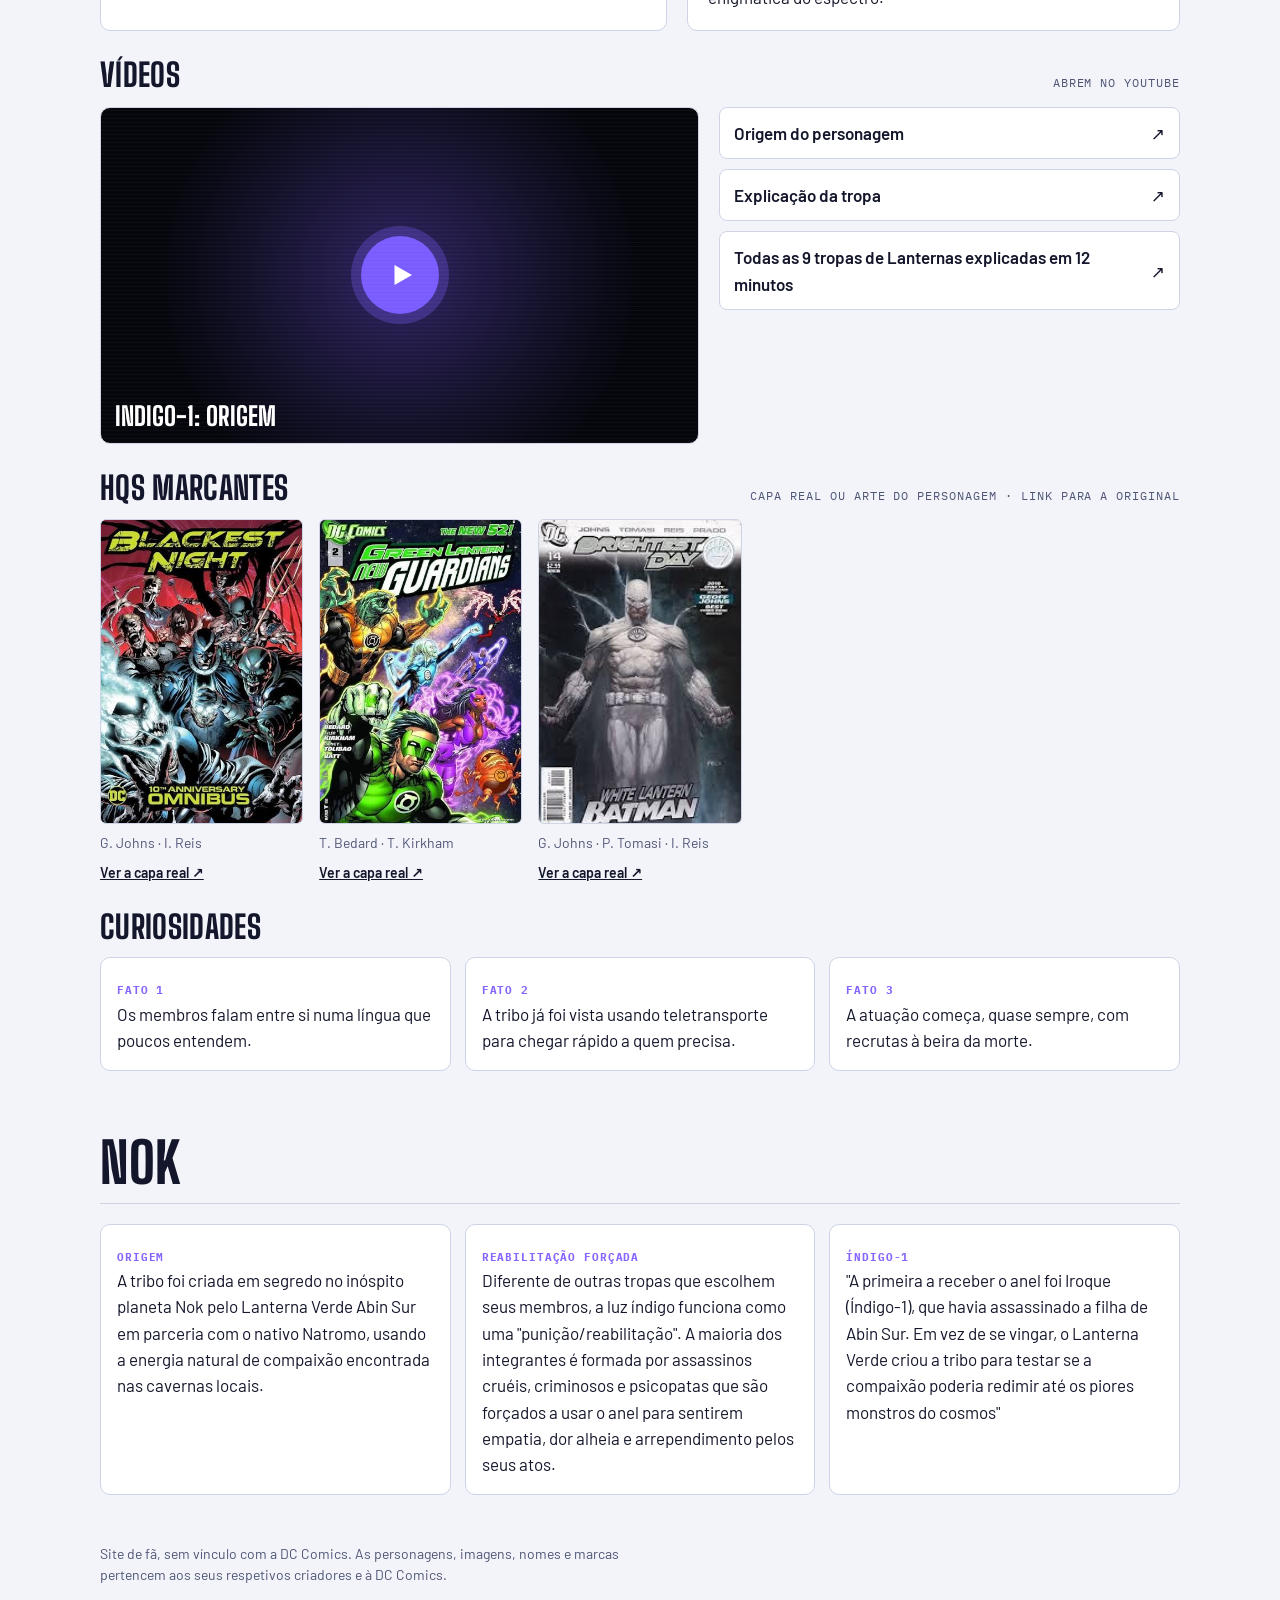
<file: indigo.html>
<!doctype html>
<html lang="pt-BR" data-lantern="indigo" style="--c: #7b5cff; --on: #fff">

<head>
  <meta charset="utf-8">
  <meta name="viewport" content="width=device-width, initial-scale=1, viewport-fit=cover">
  <title>Tribo &Iacute;ndigo &middot; Espectro dos Lanternas</title>
  <link rel="preconnect" href="https://fonts.googleapis.com">
  <link rel="preconnect" href="https://fonts.gstatic.com" crossorigin>
  <link rel="stylesheet" href="https://fonts.googleapis.com/css2?family=Barlow:wght@400;500;600&family=Big+Shoulders+Display:wght@700;800;900&family=IBM+Plex+Mono:wght@400;500&display=swap">
  <link rel="stylesheet" href="styles.css">
  <link rel="icon" href="assets/Mogo.ico" type="image/x-icon">
  <script src="script.js" defer></script>
</head>

<body>
  <div class="wrap">
    <div class="top">
      <a class="brand" href="index.html">Espectro dos Lanternas</a>
      <button class="tbtn" id="themeBtn" type="button">Tema</button>
    </div>
    <header class="hero">
      <p class="mono">DC Comics &middot; Espectro Emocional</p>
      <h1>Tribo &Iacute;ndigo<br><span id="heroWord">Indigo</span></h1>
      <p>Conhe&#231;a os locais, poderes e curiosidades desta tropa.</p>
    </header>
    <main>
      <section class="panel" id="panel" aria-live="polite"></section>
      <section class="sec" id="indigo">
      <h2>Nok</h2>
      <div class="facts-list">
        <div class="card"><b>Origem</b>
          <p> A tribo foi criada em segredo no inóspito planeta Nok pelo Lanterna Verde Abin Sur em parceria com o
            nativo Natromo, usando a energia natural de compaixão encontrada nas cavernas locais.</p>
        </div>
        <div class="card"><b>Reabilitação Forçada</b>
          <p> Diferente de outras tropas que escolhem seus membros, a luz índigo funciona como uma
            "punição/reabilitação". A maioria dos integrantes é formada por assassinos cruéis, criminosos e psicopatas
            que são forçados a usar o anel para sentirem empatia, dor alheia e arrependimento pelos seus atos.</p>
        </div>

        <div class="card"><b>Índigo-1</b>
          <p>"A primeira a receber o anel foi Iroque (Índigo-1), que havia assassinado a filha de Abin Sur. Em vez de se
            vingar, o Lanterna Verde criou a tribo para testar se a compaixão poderia redimir até os piores monstros do
            cosmos"</p>
        </div>

      </div>

    </section>
    </main>
    <footer>
      Site de f&atilde;, sem v&iacute;nculo com a DC Comics. As personagens, imagens, nomes e marcas pertencem aos seus respetivos criadores e &agrave; DC Comics.
    </footer>
  </div>
  
</body>
</html>
</file>
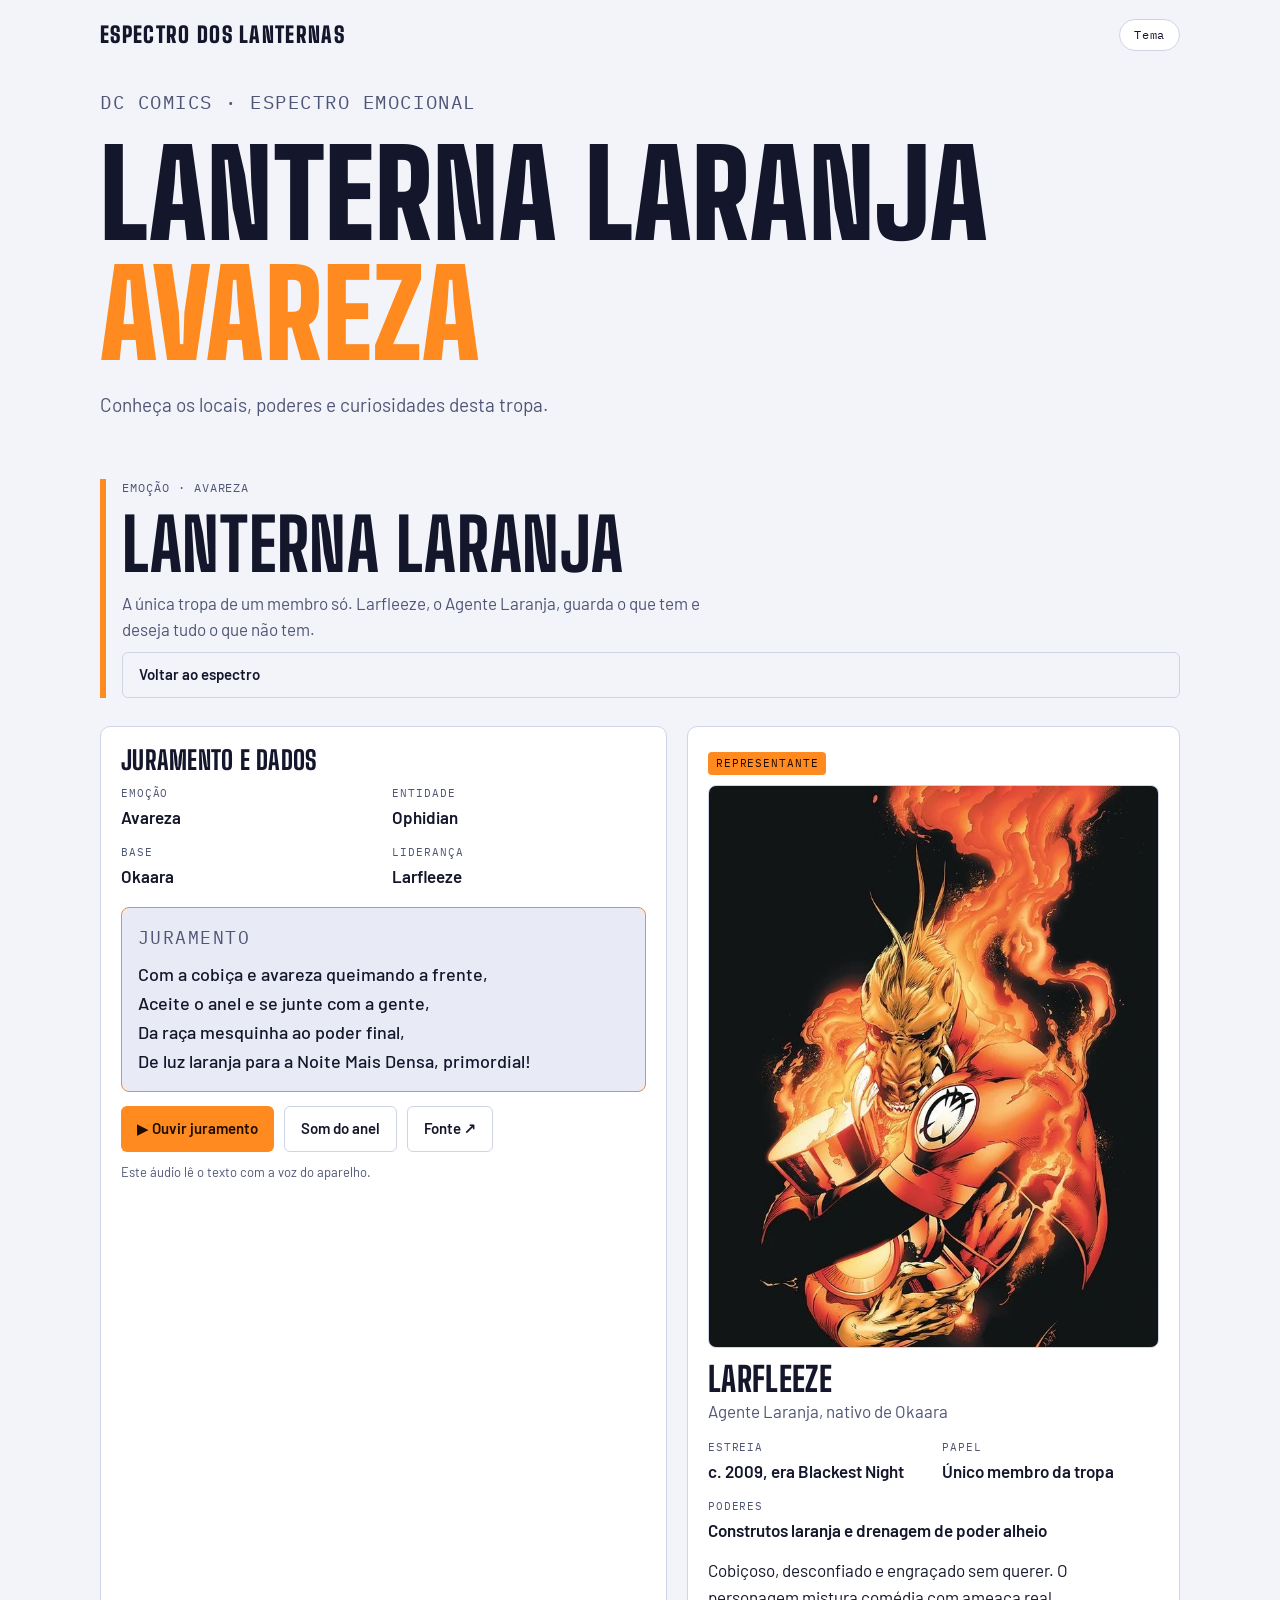
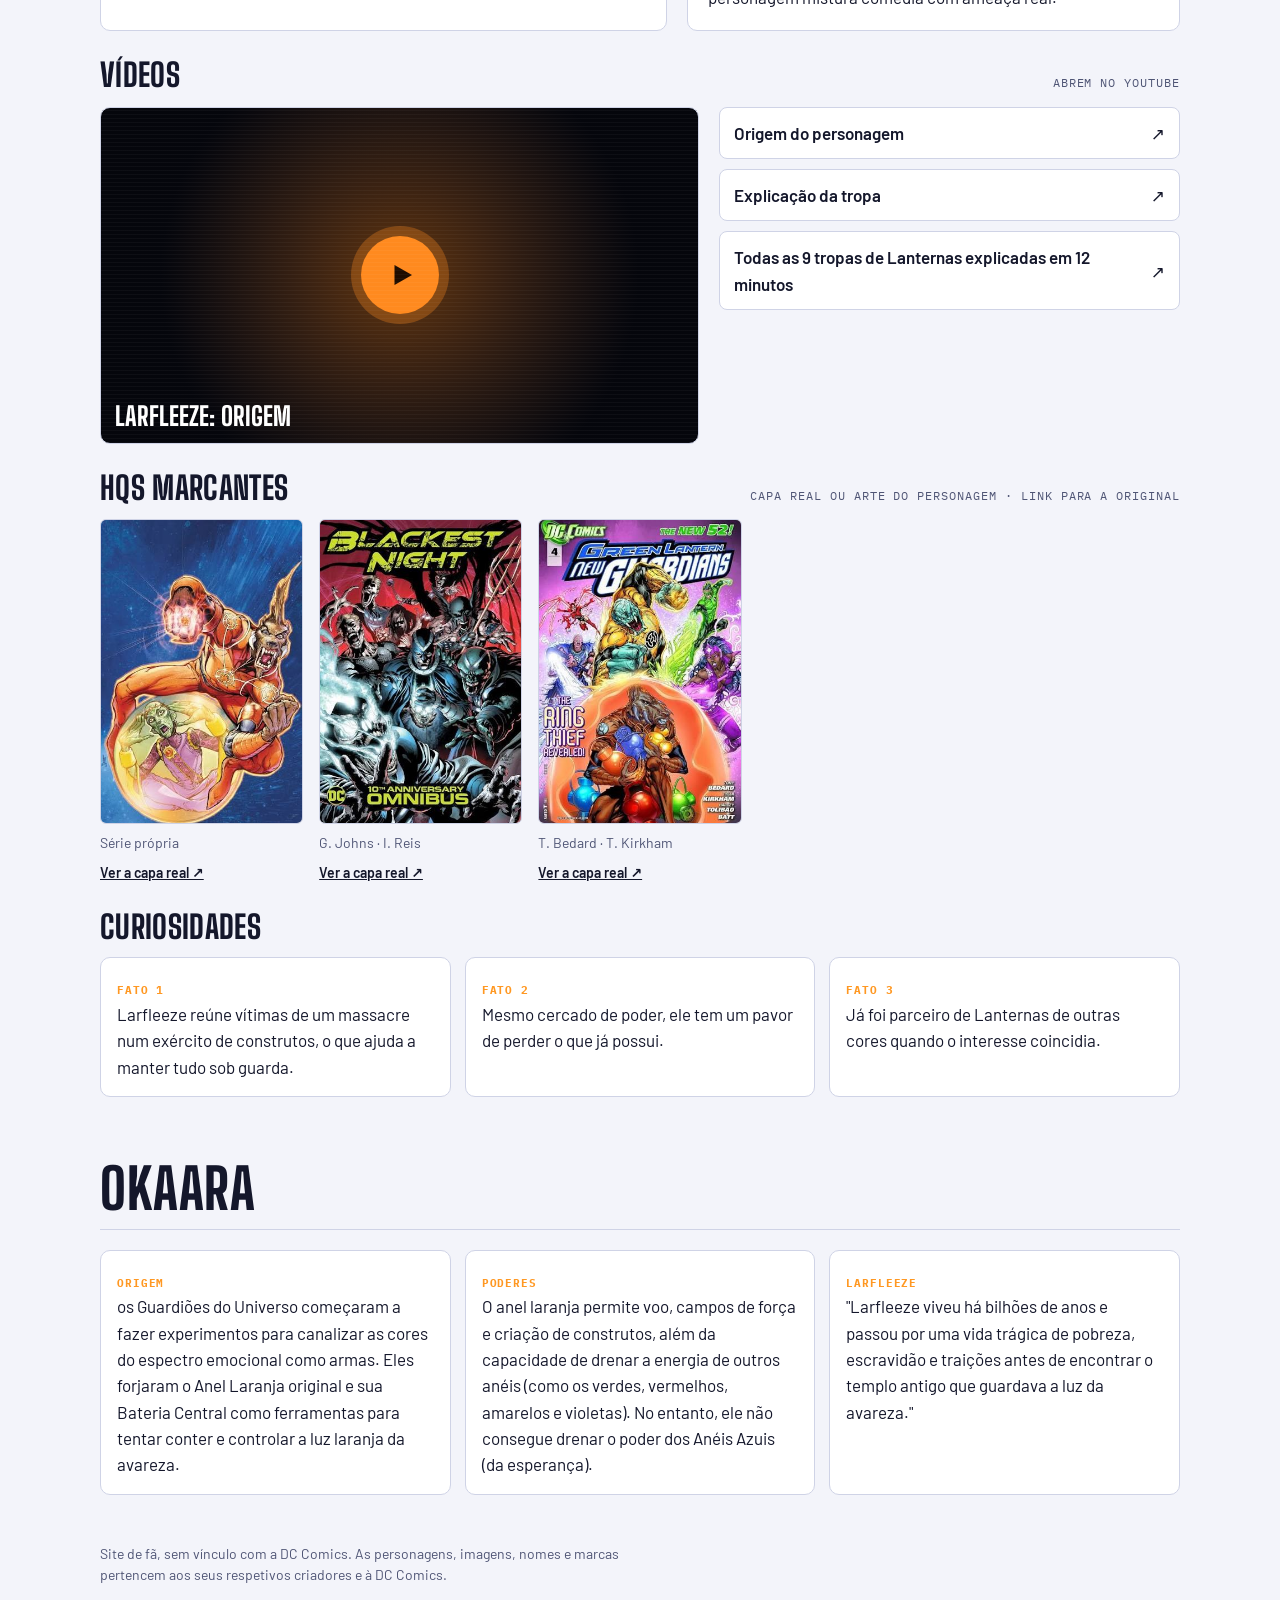
<file: laranja.html>
<!doctype html>
<html lang="pt-BR" data-lantern="laranja" style="--c: #ff8a1f; --on: #1f0d00">

<head>
  <meta charset="utf-8">
  <meta name="viewport" content="width=device-width, initial-scale=1, viewport-fit=cover">
  <title>Lanterna Laranja &middot; Espectro dos Lanternas</title>
  <link rel="preconnect" href="https://fonts.googleapis.com">
  <link rel="preconnect" href="https://fonts.gstatic.com" crossorigin>
  <link rel="stylesheet" href="https://fonts.googleapis.com/css2?family=Barlow:wght@400;500;600&family=Big+Shoulders+Display:wght@700;800;900&family=IBM+Plex+Mono:wght@400;500&display=swap">
  <link rel="stylesheet" href="styles.css">
  <link rel="icon" href="assets/Mogo.ico" type="image/x-icon">
</head>

<body>
  <div class="wrap">
    <div class="top">
      <a class="brand" href="index.html">Espectro dos Lanternas</a>
      <button class="tbtn" id="themeBtn" type="button">Tema</button>
    </div>
    <header class="hero">
      <p class="mono">DC Comics &middot; Espectro Emocional</p>
      <h1>Lanterna Laranja<br><span id="heroWord">Laranja</span></h1>
      <p>Conhe&#231;a os locais, poderes e curiosidades desta tropa.</p>
    </header>
    <main>
      <section class="panel" id="panel" aria-live="polite"></section>
      <section class="sec" id="laranja">
      <h2>Okaara</h2>
      <div class="facts-list">
        <div class="card"><b>Origem</b>
          <p> os Guardiões do Universo começaram a fazer experimentos para canalizar as cores do espectro emocional como
            armas.
            Eles forjaram o Anel Laranja original e sua Bateria Central como ferramentas para tentar conter e controlar
            a luz laranja da avareza.</p>
        </div>
        <div class="card"><b>Poderes</b>
          <p>O anel laranja permite voo, campos de força e criação de construtos, além da capacidade de drenar a energia
            de outros anéis (como os verdes, vermelhos, amarelos e violetas). No entanto, ele não consegue drenar o
            poder dos Anéis Azuis (da esperança).</p>
        </div>

        <div class="card"><b>Larfleeze</b>
          <p>"Larfleeze viveu há bilhões de anos e passou por uma vida trágica de pobreza, escravidão e traições antes
            de encontrar o templo antigo que guardava a luz da avareza."</p>
        </div>

      </div>
    </section>
    </main>
    <footer>
      Site de f&atilde;, sem v&iacute;nculo com a DC Comics. As personagens, imagens, nomes e marcas pertencem aos seus respetivos criadores e &agrave; DC Comics.
    </footer>
  </div>
  <script src="script.js" defer></script>
</body>
</html>
</file>
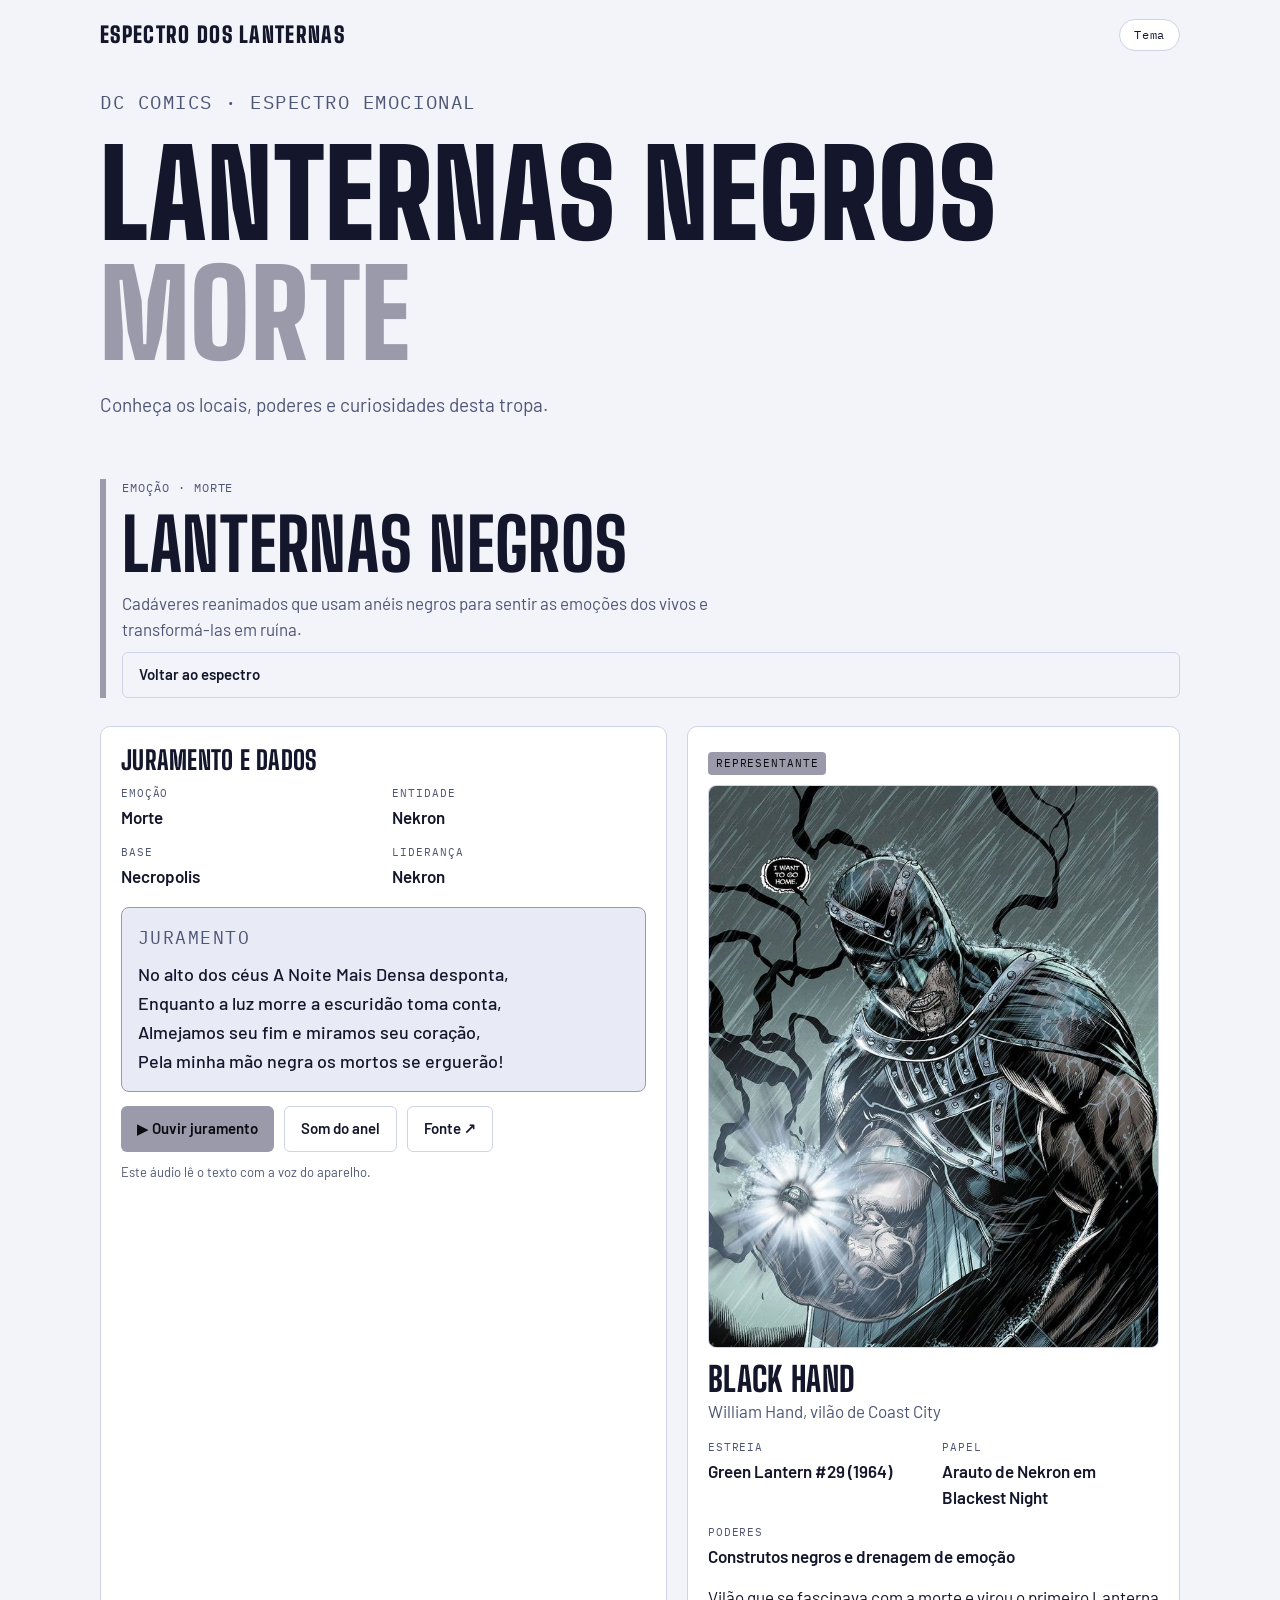
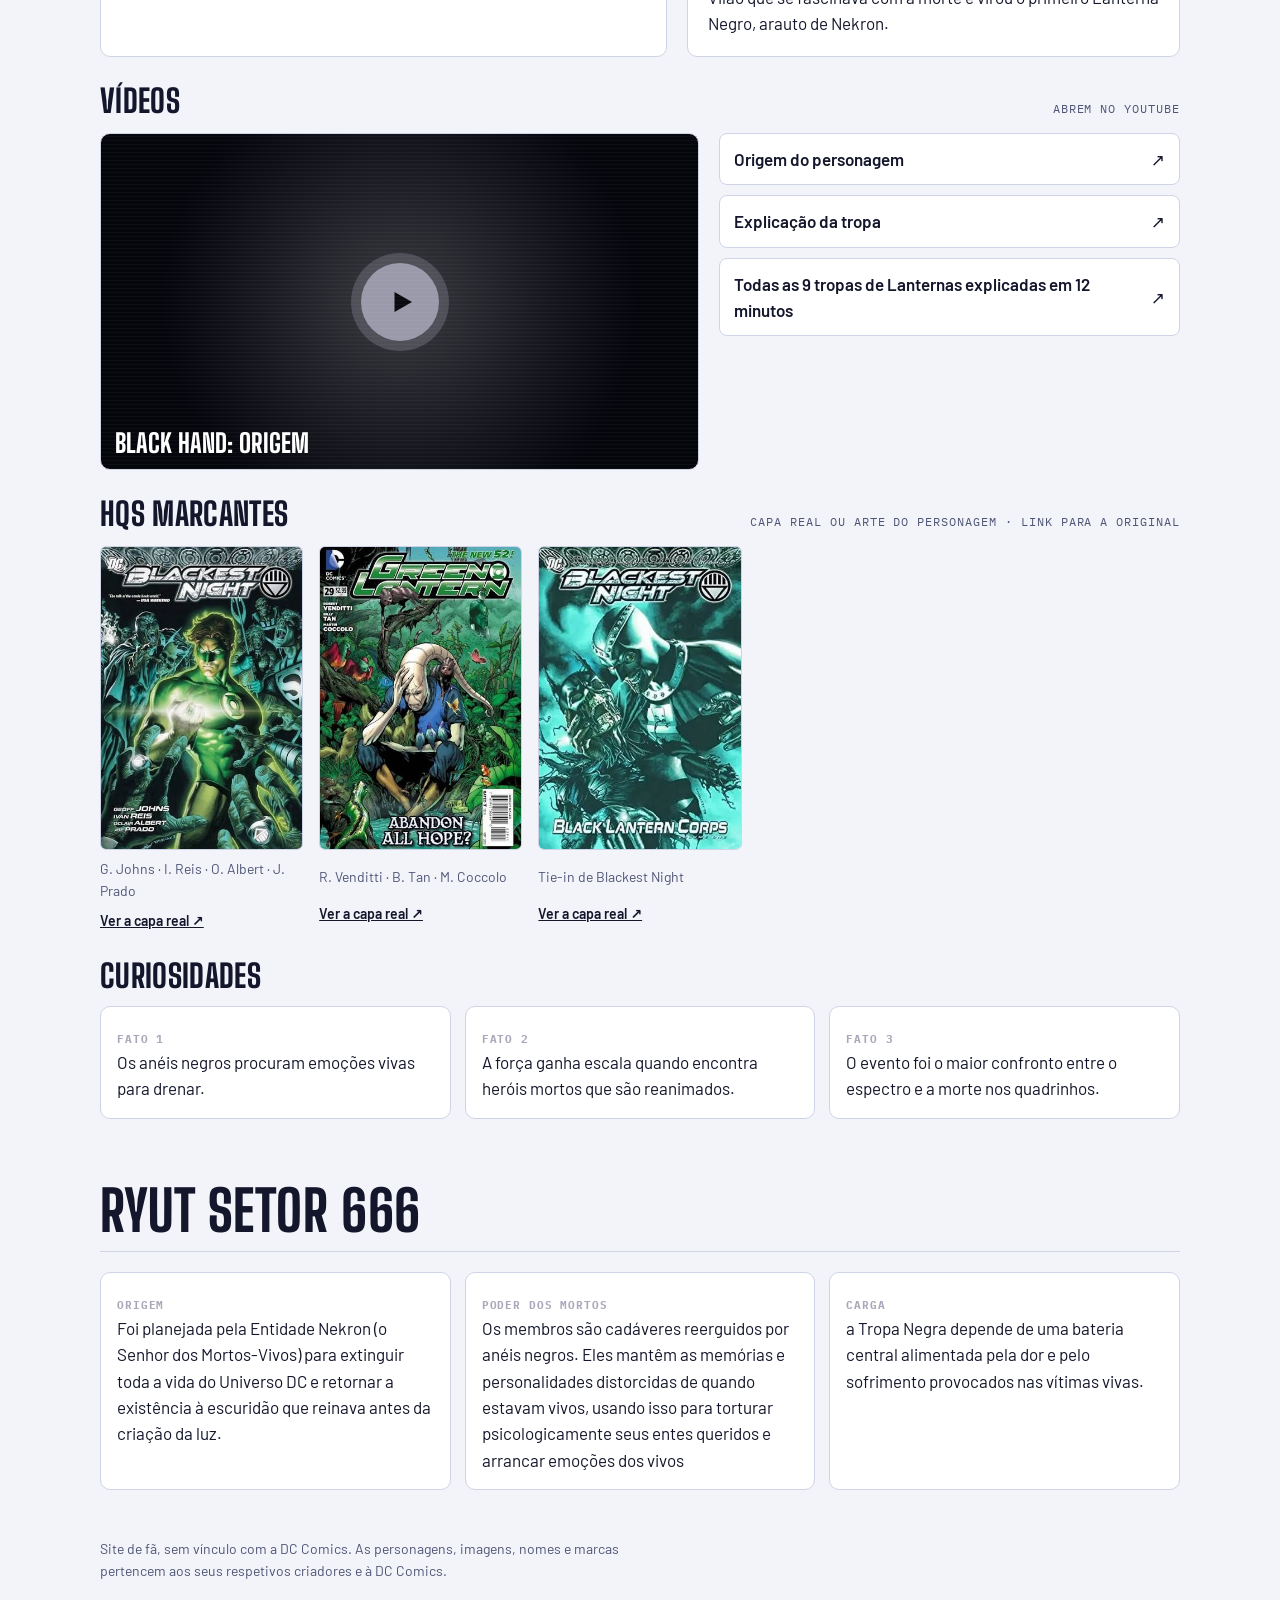
<file: preto.html>
<!doctype html>
<html lang="pt-BR" data-lantern="preto" style="--c: #9a9aaa; --on: #0a0a10">

<head>
  <meta charset="utf-8">
  <meta name="viewport" content="width=device-width, initial-scale=1, viewport-fit=cover">
  <title>Lanternas Negros &middot; Espectro dos Lanternas</title>
  <link rel="preconnect" href="https://fonts.googleapis.com">
  <link rel="preconnect" href="https://fonts.gstatic.com" crossorigin>
  <link rel="stylesheet" href="https://fonts.googleapis.com/css2?family=Barlow:wght@400;500;600&family=Big+Shoulders+Display:wght@700;800;900&family=IBM+Plex+Mono:wght@400;500&display=swap">
  <link rel="stylesheet" href="styles.css">
  <link rel="icon" href="assets/Mogo.ico" type="image/x-icon">
</head>

<body>
  <div class="wrap">
    <div class="top">
      <a class="brand" href="index.html">Espectro dos Lanternas</a>
      <button class="tbtn" id="themeBtn" type="button">Tema</button>
    </div>
    <header class="hero">
      <p class="mono">DC Comics &middot; Espectro Emocional</p>
      <h1>Lanternas Negros<br><span id="heroWord">Preto</span></h1>
      <p>Conhe&#231;a os locais, poderes e curiosidades desta tropa.</p>
    </header>
    <main>
      <section class="panel" id="panel" aria-live="polite"></section>
      <section class="sec" id="preto">
      <h2>Ryut Setor 666</h2>
      <div class="facts-list">
        <div class="card"><b>Origem</b>
          <p>Foi planejada pela Entidade Nekron (o Senhor dos Mortos-Vivos) para extinguir toda a vida do Universo DC e retornar a existência à escuridão que reinava antes da criação da luz.</p>
        </div>
        <div class="card"><b>Poder dos mortos</b>
          <p> Os membros são cadáveres reerguidos por anéis negros. Eles mantêm as memórias e personalidades distorcidas de quando estavam vivos, usando isso para torturar psicologicamente seus entes queridos e arrancar emoções dos vivos</p>
        </div>

        <div class="card"><b>Carga</b>
          <p>a Tropa Negra depende de uma bateria central alimentada pela dor e pelo sofrimento provocados nas vítimas vivas.</p>
        </div>

      </div>
    </section>
    </main>
    <footer>
      Site de f&atilde;, sem v&iacute;nculo com a DC Comics. As personagens, imagens, nomes e marcas pertencem aos seus respetivos criadores e &agrave; DC Comics.
    </footer>
  </div>
  <script src="script.js" defer></script>
</body>
</html>
</file>
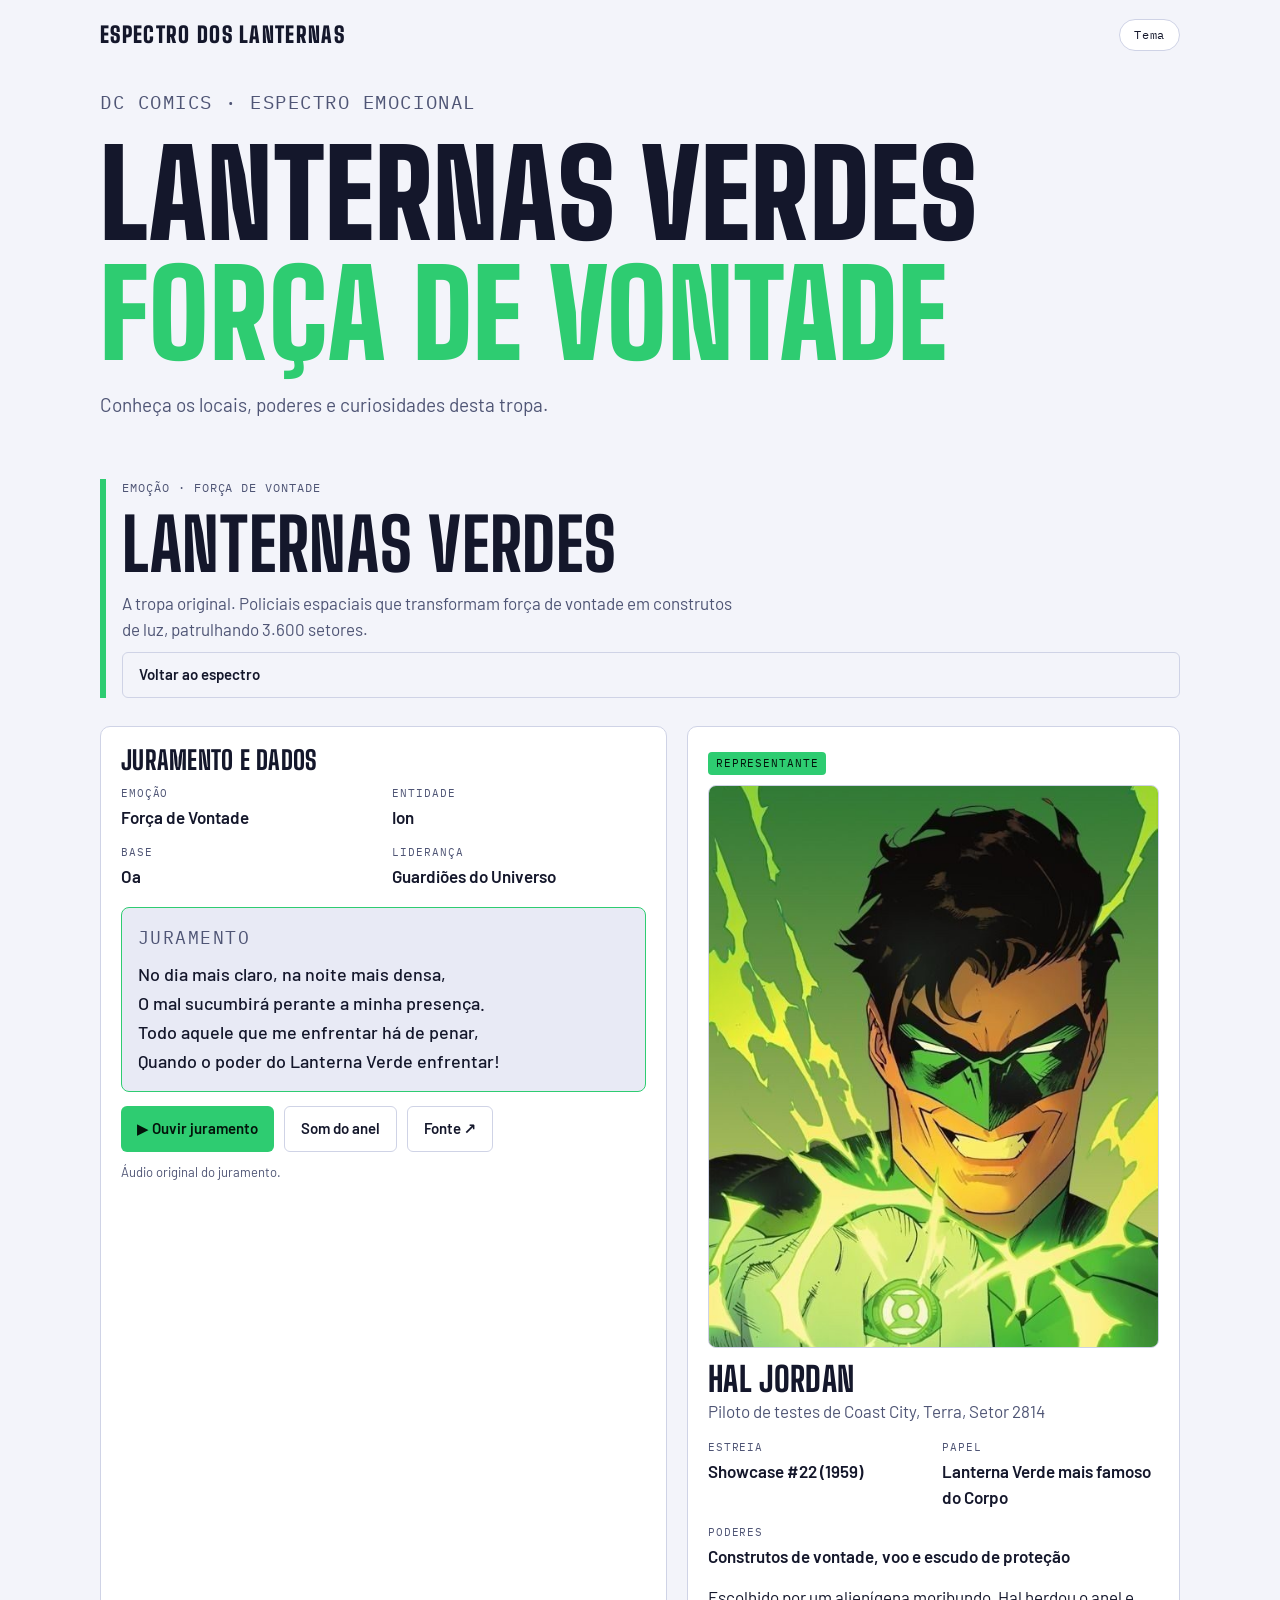
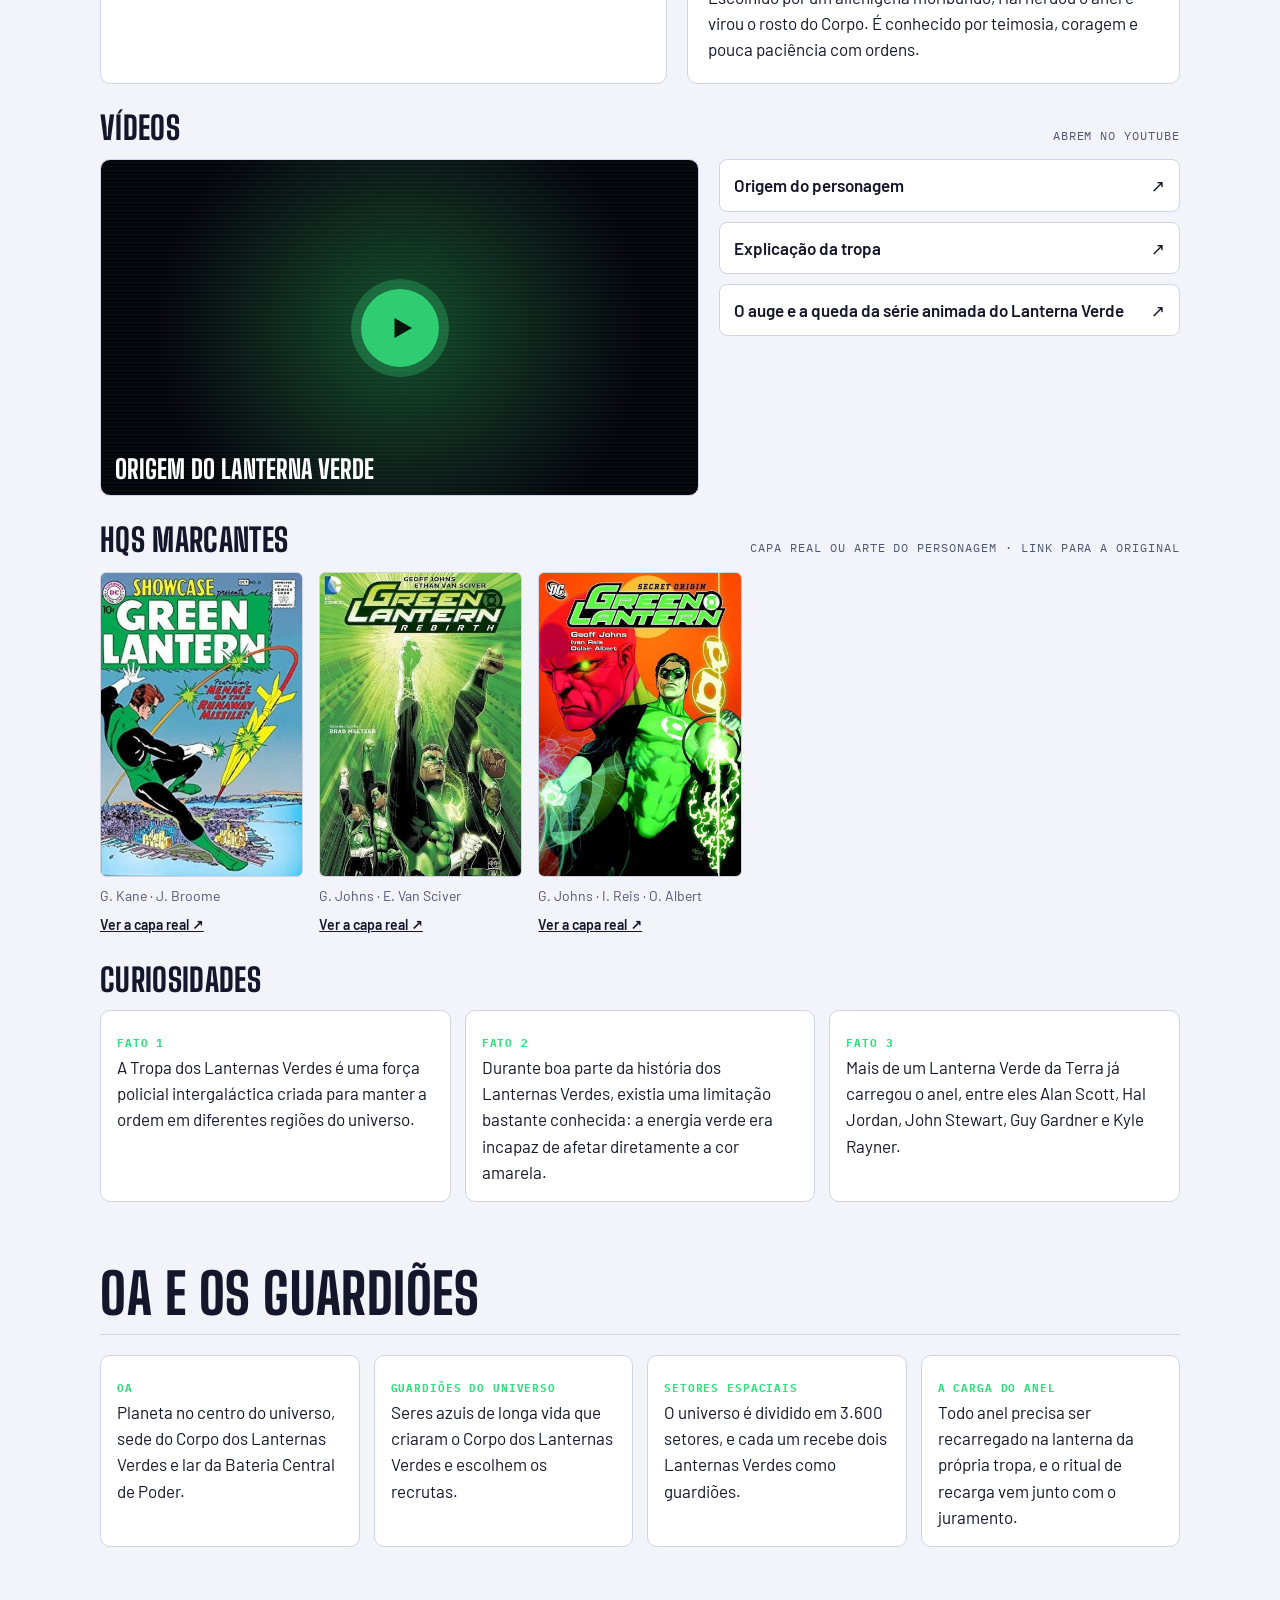
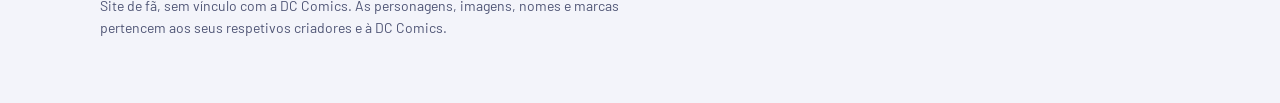
<file: verde.html>
<!doctype html>
<html lang="pt-BR" data-lantern="verde" style="--c: #2ecc71; --on: #03130a">

<head>
  <meta charset="utf-8">
  <meta name="viewport" content="width=device-width, initial-scale=1, viewport-fit=cover">
  <title>Lanternas Verdes &middot; Espectro dos Lanternas</title>
  <link rel="preconnect" href="https://fonts.googleapis.com">
  <link rel="preconnect" href="https://fonts.gstatic.com" crossorigin>
  <link rel="stylesheet" href="https://fonts.googleapis.com/css2?family=Barlow:wght@400;500;600&family=Big+Shoulders+Display:wght@700;800;900&family=IBM+Plex+Mono:wght@400;500&display=swap">
  <link rel="stylesheet" href="styles.css">
  <link rel="icon" href="assets/Mogo.ico" type="image/x-icon">
</head>

<body>
  <div class="wrap">
    <div class="top">
      <a class="brand" href="index.html">Espectro dos Lanternas</a>
      <button class="tbtn" id="themeBtn" type="button">Tema</button>
    </div>
    <header class="hero">
      <p class="mono">DC Comics &middot; Espectro Emocional</p>
      <h1>Lanternas Verdes<br><span id="heroWord">Verde</span></h1>
      <p>Conhe&#231;a os locais, poderes e curiosidades desta tropa.</p>
    </header>
    <main>
      <section class="panel" id="panel" aria-live="polite"></section>
      <section class="sec" id="verde">
      <h2>Oa e os Guardiões</h2>
      <div class="facts-list">
        <div class="card"><b>Oa</b>
          <p>Planeta no centro do universo, sede do Corpo dos Lanternas Verdes e lar da Bateria Central de Poder.</p>
        </div>
        <div class="card"><b>Guardiões do Universo</b>
          <p>Seres azuis de longa vida que criaram o Corpo dos Lanternas Verdes e escolhem os recrutas.</p>
        </div>
        <div class="card"><b>Setores espaciais</b>
          <p>O universo é dividido em 3.600 setores, e cada um recebe dois Lanternas Verdes como guardiões.</p>
        </div>
        <div class="card"><b>A carga do anel</b>
          <p>Todo anel precisa ser recarregado na lanterna da própria tropa, e o ritual de recarga vem junto com o
            juramento.</p>
        </div>
      </div>
    </section>
    </main>
    <footer>
      Site de f&atilde;, sem v&iacute;nculo com a DC Comics. As personagens, imagens, nomes e marcas pertencem aos seus respetivos criadores e &agrave; DC Comics.
    </footer>
  </div>
  <script src="script.js" defer></script>
</body>
</html>
</file>
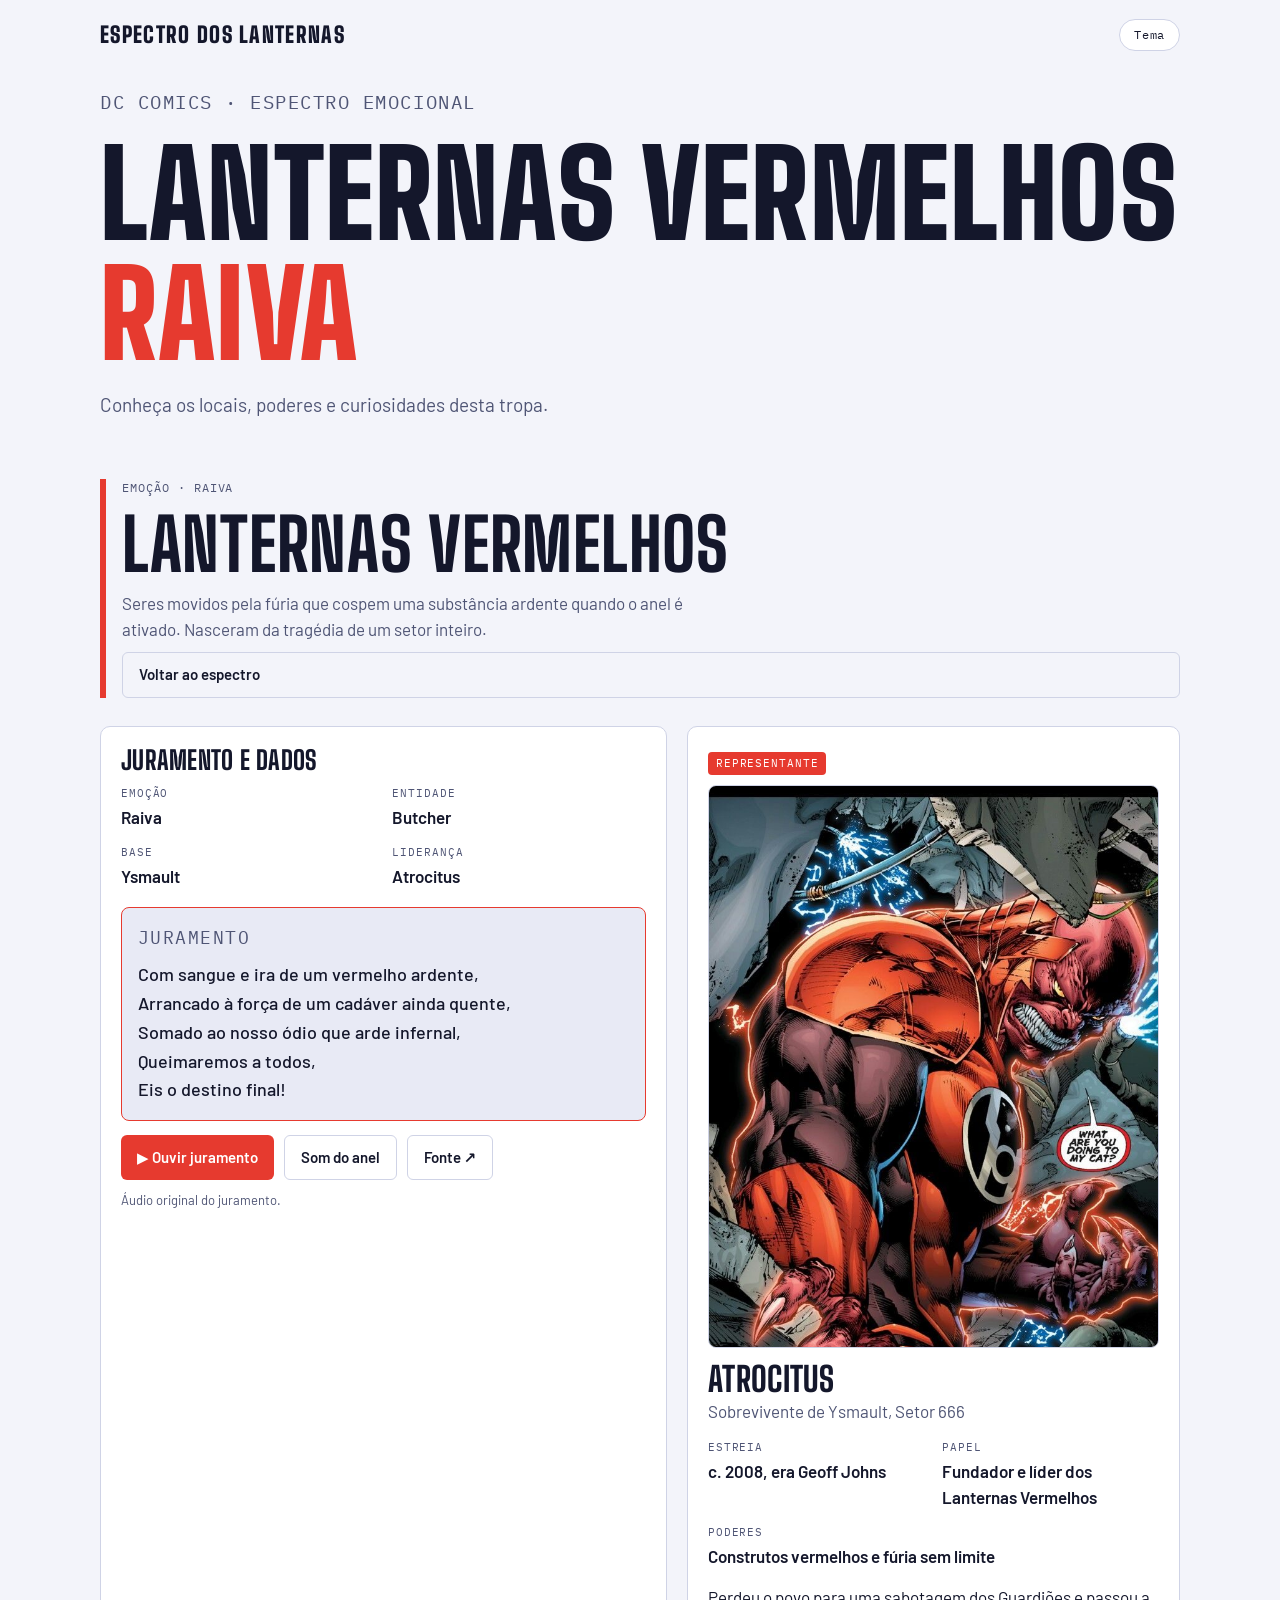
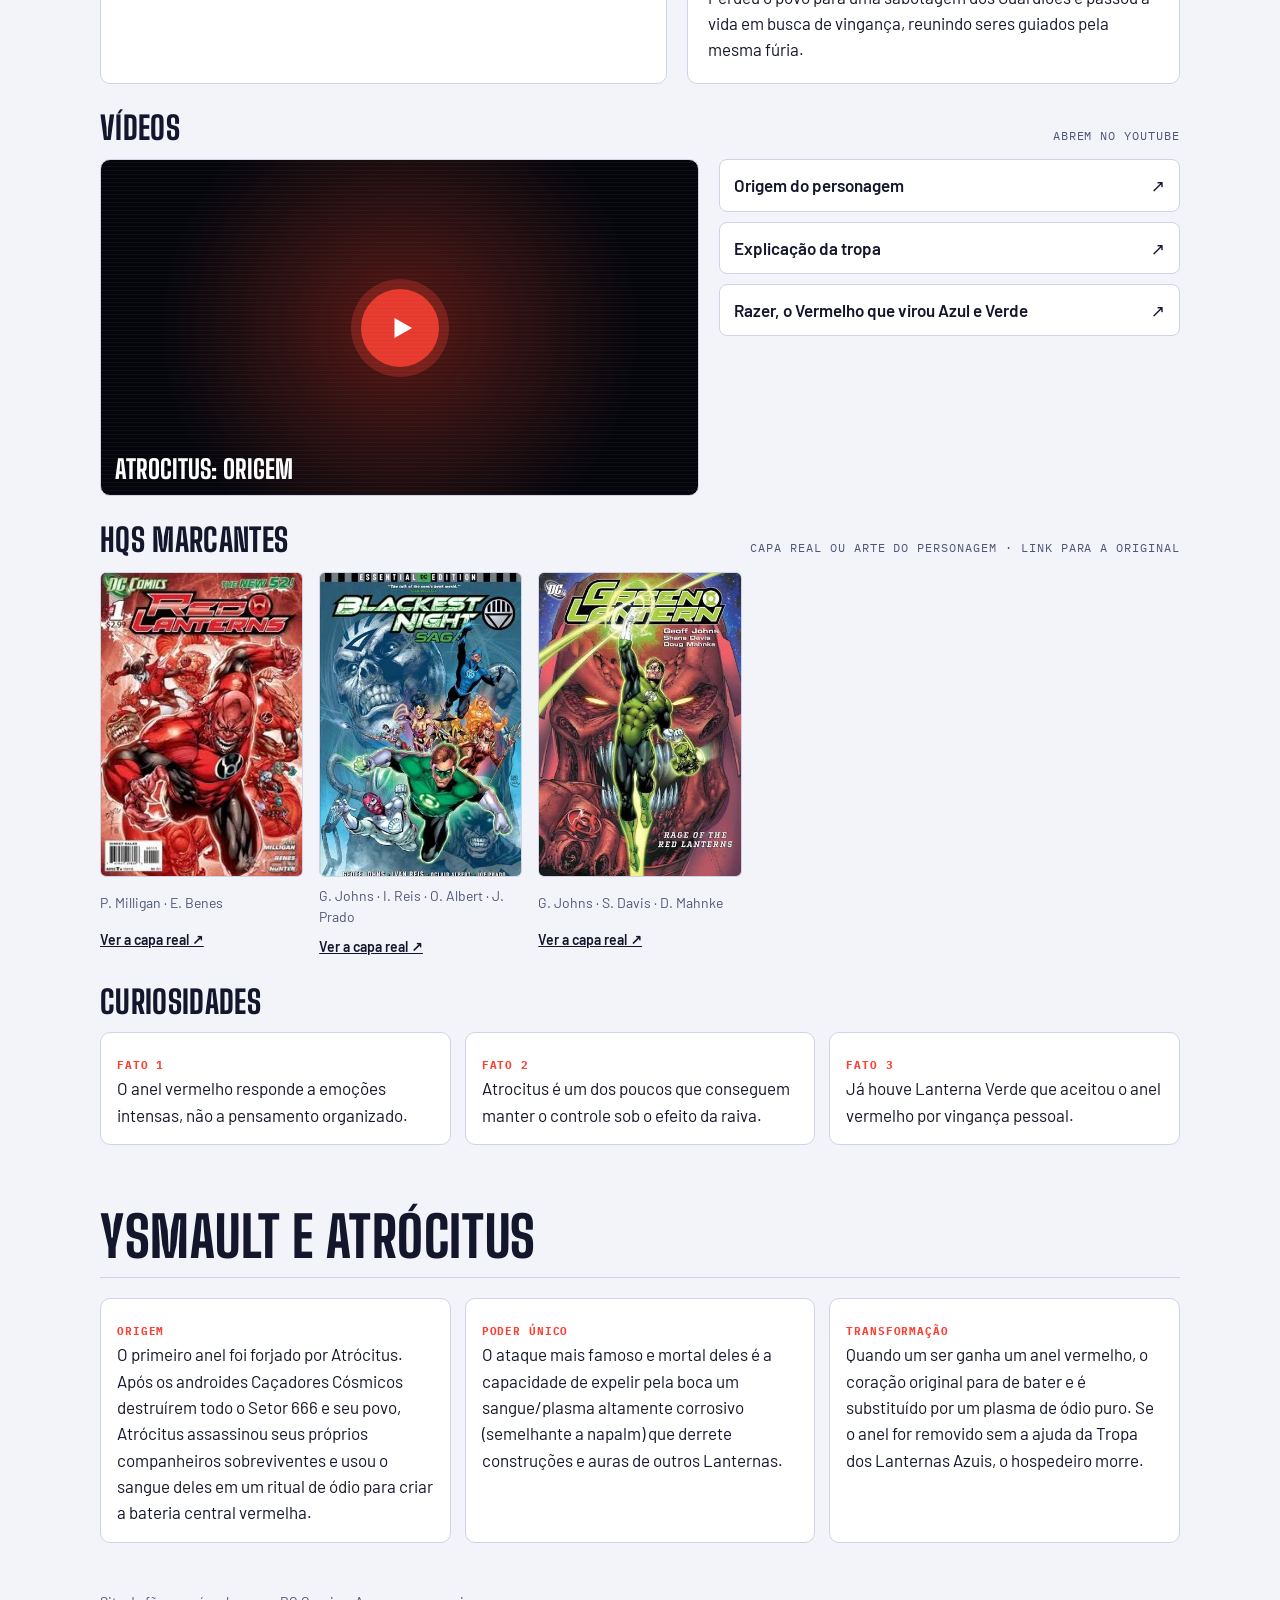
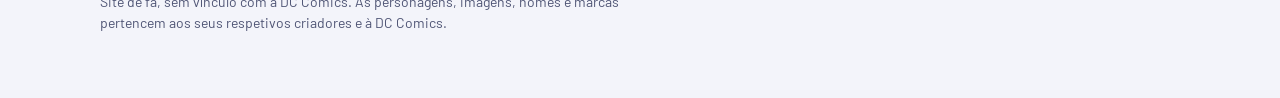
<file: vermelho.html>
<!doctype html>
<html lang="pt-BR" data-lantern="vermelho" style="--c: #e63a2f; --on: #fff">

<head>
  <meta charset="utf-8">
  <meta name="viewport" content="width=device-width, initial-scale=1, viewport-fit=cover">
  <title>Lanternas Vermelhos &middot; Espectro dos Lanternas</title>
  <link rel="preconnect" href="https://fonts.googleapis.com">
  <link rel="preconnect" href="https://fonts.gstatic.com" crossorigin>
  <link rel="stylesheet" href="https://fonts.googleapis.com/css2?family=Barlow:wght@400;500;600&family=Big+Shoulders+Display:wght@700;800;900&family=IBM+Plex+Mono:wght@400;500&display=swap">
  <link rel="stylesheet" href="styles.css">
  <link rel="icon" href="assets/Mogo.ico" type="image/x-icon">
</head>

<body>
  <div class="wrap">
    <div class="top">
      <a class="brand" href="index.html">Espectro dos Lanternas</a>
      <button class="tbtn" id="themeBtn" type="button">Tema</button>
    </div>
    <header class="hero">
      <p class="mono">DC Comics &middot; Espectro Emocional</p>
      <h1>Lanternas Vermelhos<br><span id="heroWord">Vermelho</span></h1>
      <p>Conhe&#231;a os locais, poderes e curiosidades desta tropa.</p>
    </header>
    <main>
      <section class="panel" id="panel" aria-live="polite"></section>
      <section class="sec" id="vermelho">
      <h2>Ysmault e Atrócitus</h2>
      <div class="facts-list">
        <div class="card"><b>Origem</b>
          <p> O primeiro anel foi forjado por Atrócitus. Após os androides Caçadores Cósmicos destruírem todo o Setor
            666 e seu povo, Atrócitus assassinou seus próprios companheiros sobreviventes e usou o sangue deles em um
            ritual de ódio para criar a bateria central vermelha.</p>
        </div>
        <div class="card"><b>Poder único</b>
          <p> O ataque mais famoso e mortal deles é a capacidade de expelir pela boca um sangue/plasma altamente
            corrosivo (semelhante a napalm) que derrete construções e auras de outros Lanternas.</p>
        </div>

        <div class="card"><b>Transformação</b>
          <p> Quando um ser ganha um anel vermelho, o coração original para de bater e é substituído por um plasma de
            ódio puro. Se o anel for removido sem a ajuda da Tropa dos Lanternas Azuis, o hospedeiro morre.</p>
        </div>

      </div>
    </section>
    </main>
    <footer>
      Site de f&atilde;, sem v&iacute;nculo com a DC Comics. As personagens, imagens, nomes e marcas pertencem aos seus respetivos criadores e &agrave; DC Comics.
    </footer>
  </div>
  <script src="script.js" defer></script>
</body>
</html>
</file>
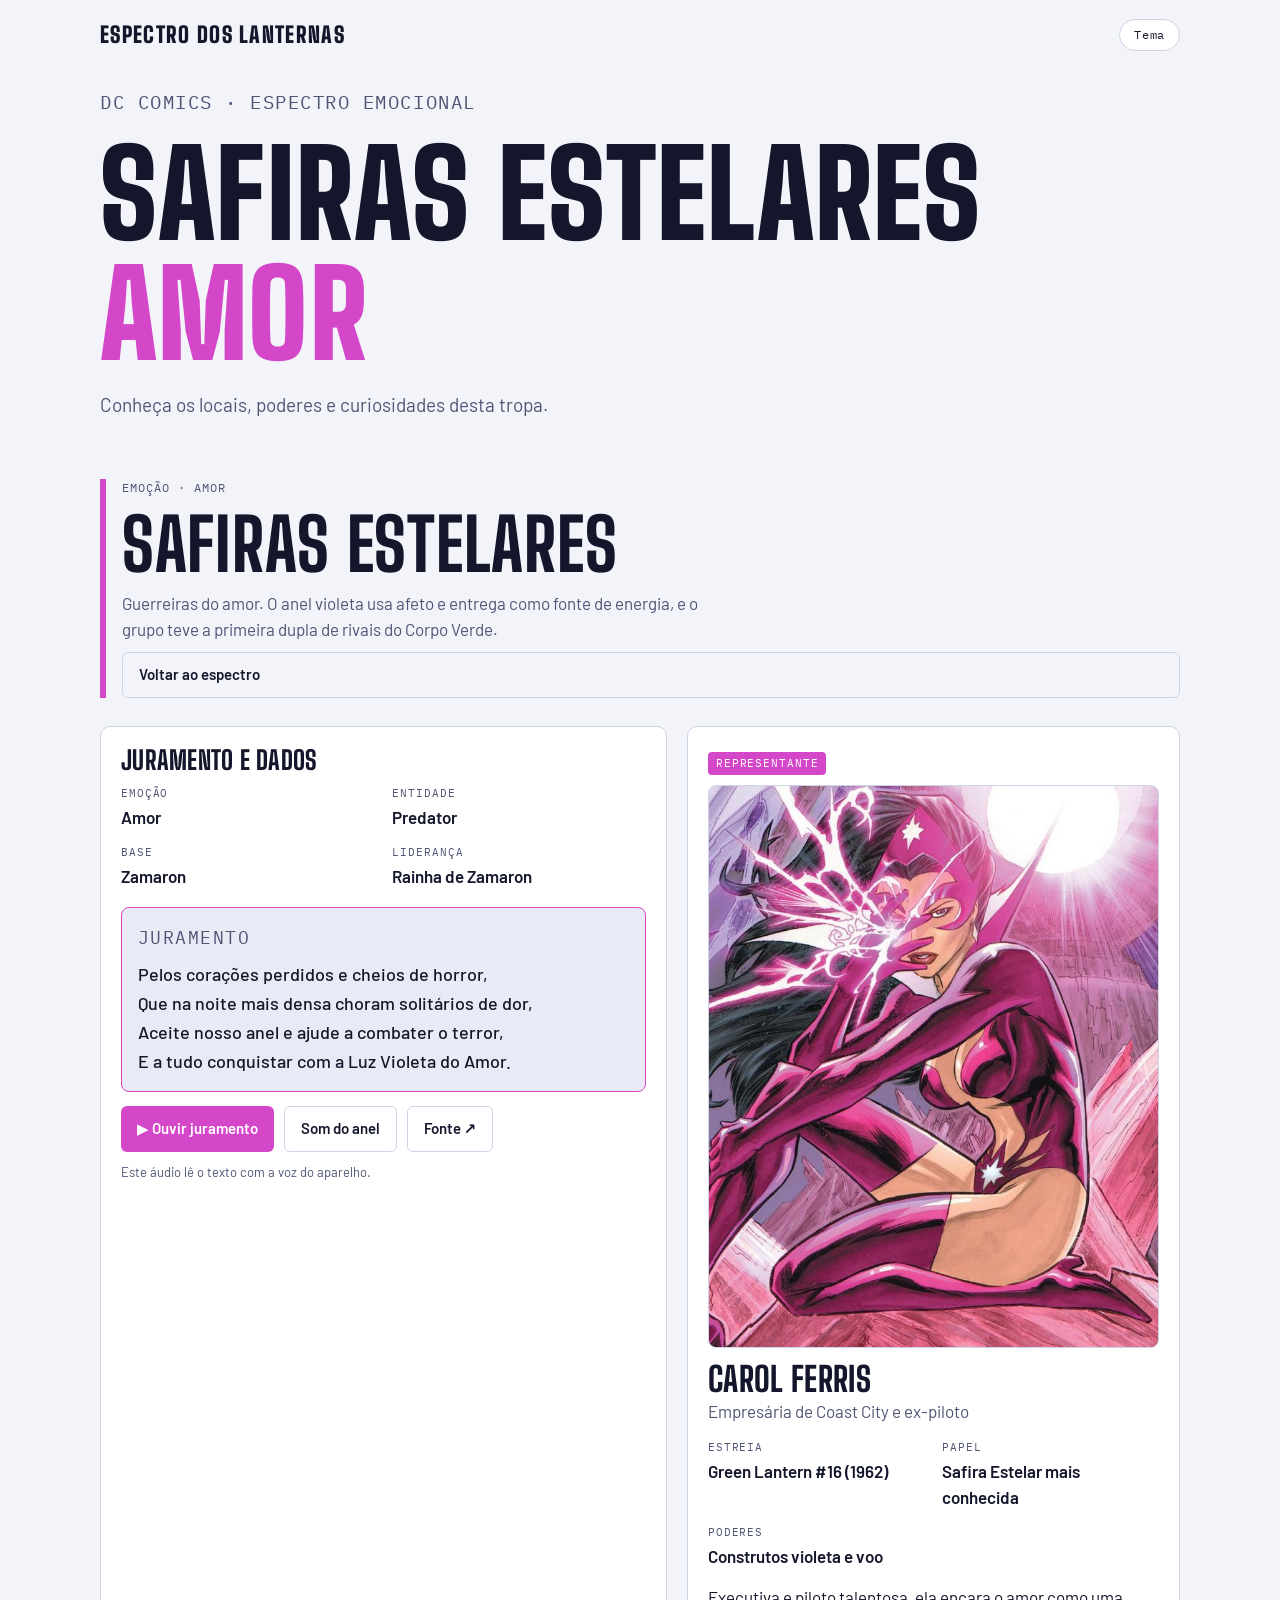
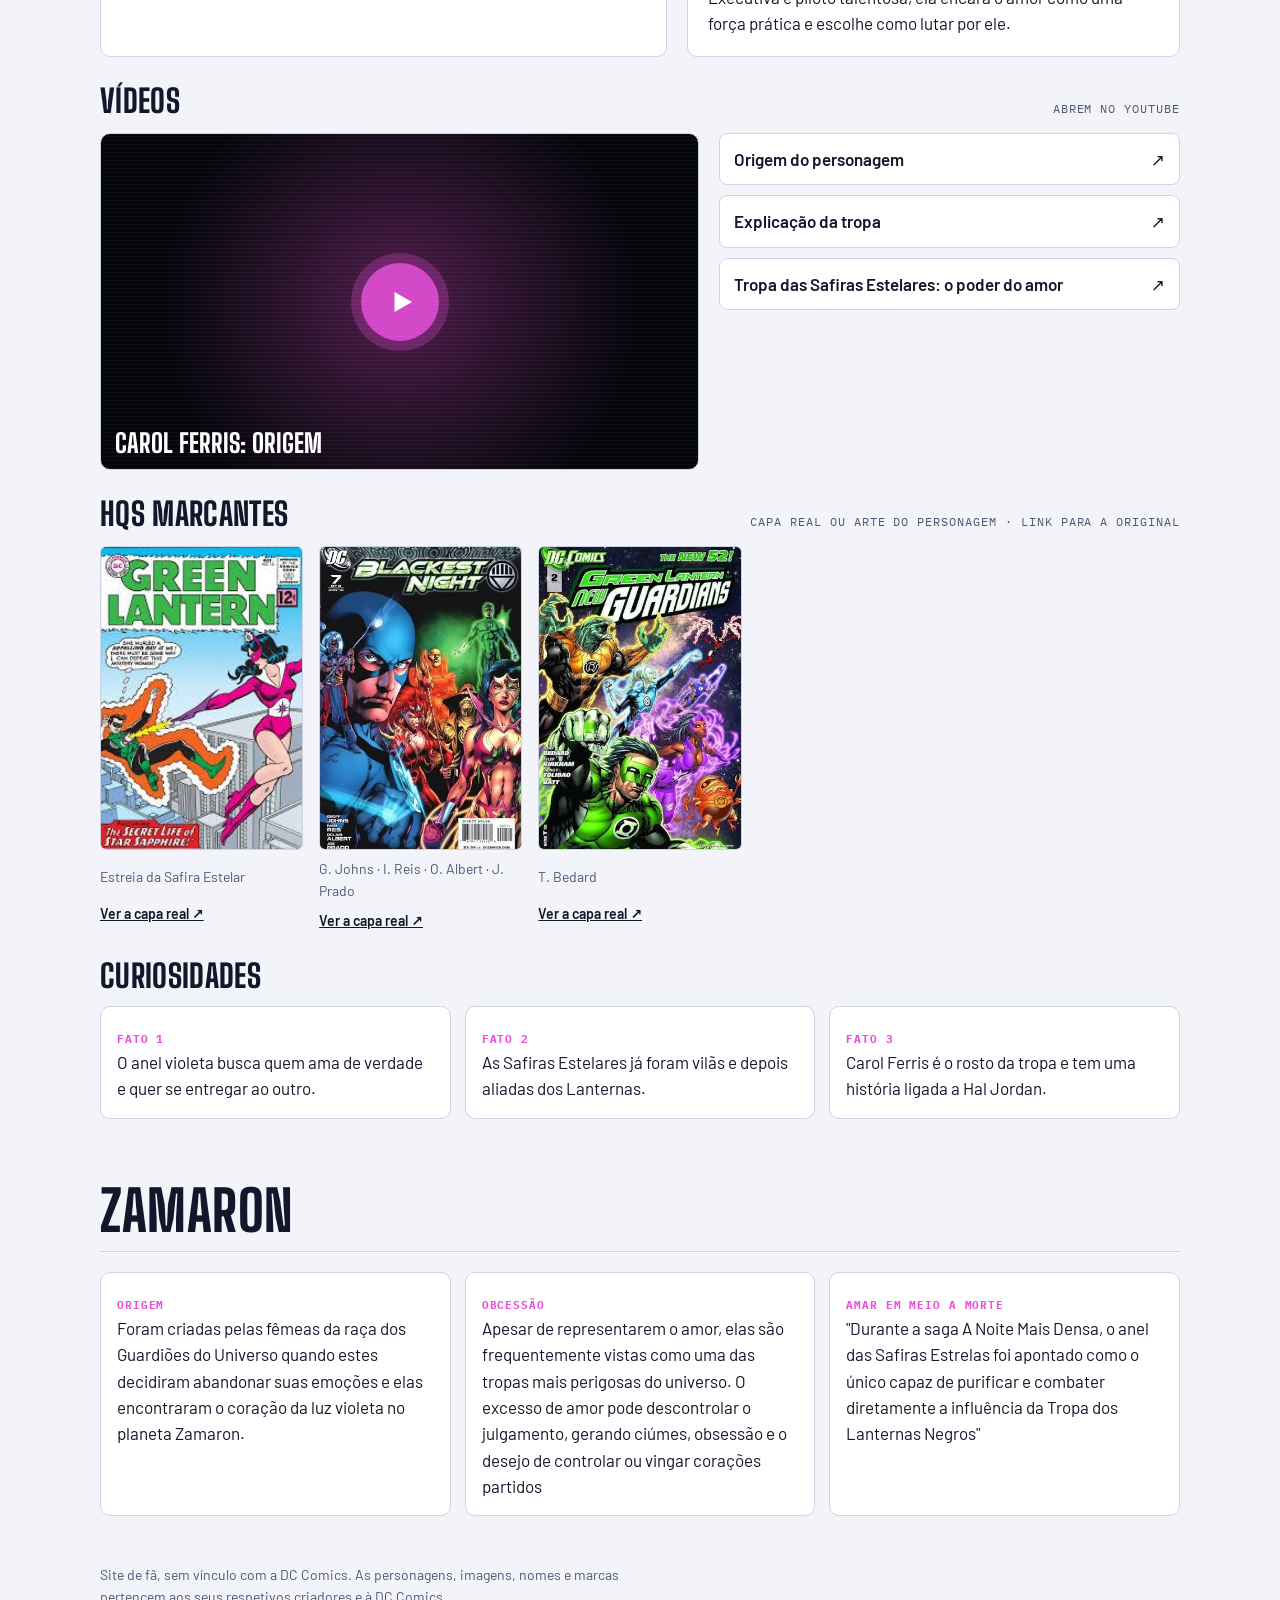
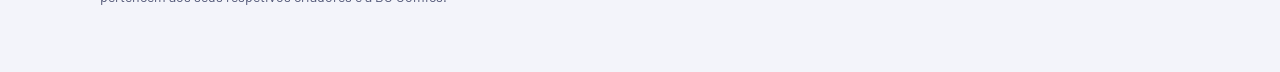
<file: violeta.html>
<!doctype html>
<html lang="pt-BR" data-lantern="violeta" style="--c: #d447c8; --on: #fff">

<head>
  <meta charset="utf-8">
  <meta name="viewport" content="width=device-width, initial-scale=1, viewport-fit=cover">
  <title>Safiras Estelares &middot; Espectro dos Lanternas</title>
  <link rel="preconnect" href="https://fonts.googleapis.com">
  <link rel="preconnect" href="https://fonts.gstatic.com" crossorigin>
  <link rel="stylesheet" href="https://fonts.googleapis.com/css2?family=Barlow:wght@400;500;600&family=Big+Shoulders+Display:wght@700;800;900&family=IBM+Plex+Mono:wght@400;500&display=swap">
  <link rel="stylesheet" href="styles.css">
  <link rel="icon" href="assets/Mogo.ico" type="image/x-icon">
</head>

<body>
  <div class="wrap">
    <div class="top">
      <a class="brand" href="index.html">Espectro dos Lanternas</a>
      <button class="tbtn" id="themeBtn" type="button">Tema</button>
    </div>
    <header class="hero">
      <p class="mono">DC Comics &middot; Espectro Emocional</p>
      <h1>Safiras Estelares<br><span id="heroWord">Violeta</span></h1>
      <p>Conhe&#231;a os locais, poderes e curiosidades desta tropa.</p>
    </header>
    <main>
      <section class="panel" id="panel" aria-live="polite"></section>
      <section class="sec" id="violeta">
      <h2>Zamaron</h2>
      <div class="facts-list">
        <div class="card"><b>Origem</b>
          <p>Foram criadas pelas fêmeas da raça dos Guardiões do Universo quando estes decidiram abandonar suas emoções
            e elas encontraram o coração da luz violeta no planeta Zamaron.</p>
        </div>
        <div class="card"><b>Obcessão</b>
          <p> Apesar de representarem o amor, elas são frequentemente vistas como uma das tropas mais perigosas do
            universo. O excesso de amor pode descontrolar o julgamento, gerando ciúmes, obsessão e o desejo de controlar
            ou vingar corações partidos</p>
        </div>

        <div class="card"><b>Amar em meio a morte</b>
          <p>"Durante a saga A Noite Mais Densa, o anel das Safiras Estrelas foi apontado como o único capaz de
            purificar e combater diretamente a influência da Tropa dos Lanternas Negros"</p>
        </div>

      </div>
    </section>
    </main>
    <footer>
      Site de f&atilde;, sem v&iacute;nculo com a DC Comics. As personagens, imagens, nomes e marcas pertencem aos seus respetivos criadores e &agrave; DC Comics.
    </footer>
  </div>
  <script src="script.js" defer></script>
</body>
</html>
</file>
<file: styles.css>
:root {
      color-scheme: light;
      box-sizing: border-box;
      padding-top: env(safe-area-inset-top, 0px);
      padding-bottom: env(safe-area-inset-bottom, 0px)
    }

    html {
      scroll-padding-top: env(safe-area-inset-top, 0px)
    }

    body {
      margin: 0;
      padding: 0;
      font: 14px -apple-system, BlinkMacSystemFont, sans-serif;
      background: #fff;
      color: #000
    }

    img {
      max-width: 100%
    }

    [hidden]:not([hidden=until-found i]) {
      display: none !important
    }
  

    /* Layout: uma faixa do espectro no topo escolhe a tropa; o painel inteiro troca de cor conforme a escolha. Abaixo ficam tabela comparativa, linha do tempo, quiz e glossário. */
    :root {
      --bg: #07080f;
      --bg2: #0d0f1c;
      --panel: #121528;
      --fg: #eceef8;
      --muted: #a1a7c4;
      --line: #272b48;
      --c: #2ecc71;
      --on: #03130a;
      --f-display: "Big Shoulders Display", "Arial Narrow", Impact, sans-serif;
      --f-body: "Barlow", system-ui, -apple-system, "Segoe UI", sans-serif;
      --f-mono: "IBM Plex Mono", ui-monospace, Menlo, Consolas, monospace;
      color-scheme: dark;
    }

    @media (prefers-color-scheme: light) {
      :root:not([data-theme="dark"]) {
        --bg: #f3f4fa;
        --bg2: #e8eaf5;
        --panel: #ffffff;
        --fg: #14172b;
        --muted: #4f5575;
        --line: #cfd3e6;
        color-scheme: light
      }
    }

    :root[data-theme="light"] {
      --bg: #f3f4fa;
      --bg2: #e8eaf5;
      --panel: #ffffff;
      --fg: #14172b;
      --muted: #4f5575;
      --line: #cfd3e6;
      color-scheme: light
    }

    :root[data-theme="dark"] {
      --bg: #07080f;
      --bg2: #0d0f1c;
      --panel: #121528;
      --fg: #eceef8;
      --muted: #a1a7c4;
      --line: #272b48;
      color-scheme: dark
    }

    * {
      box-sizing: border-box
    }

    html {
      scroll-behavior: smooth
    }

    body {
      background: var(--bg);
      color: var(--fg);
      font-family: var(--f-body);
      font-size: 17px;
      line-height: 1.55;
      padding-inline: 16px;
      padding-block: 0 64px;
      margin: 0
    }

    .wrap {
      max-width: 1080px;
      margin-inline: auto
    }

    h1,
    h2,
    h3 {
      font-family: var(--f-display);
      font-weight: 800;
      line-height: 1;
      margin: 0;
      text-wrap: balance;
      text-transform: uppercase;
      letter-spacing: .01em
    }

    p {
      margin: 0
    }

    a {
      color: inherit
    }

    button {
      font: inherit;
      color: inherit
    }

    :focus-visible {
      outline: 3px solid var(--c);
      outline-offset: 2px
    }

    .mono {
      font-family: var(--f-mono);
      font-size: 12px;
      letter-spacing: .08em;
      text-transform: uppercase;
      color: var(--muted)
    }

    /* topo */
    .top {
      display: flex;
      justify-content: space-between;
      align-items: center;
      gap: 12px;
      padding-block: 18px 8px
    }

    .brand {
      font-family: var(--f-display);
      font-weight: 900;
      font-size: 22px;
      letter-spacing: .06em;
      text-transform: uppercase;
      text-decoration: none
    }

    .tbtn {
      border: 1px solid var(--line);
      background: var(--panel);
      border-radius: 999px;
      padding: 6px 14px;
      cursor: pointer;
      font-family: var(--f-mono);
      font-size: 12px;
      letter-spacing: .06em
    }

    .tbtn:hover {
      border-color: var(--c)
    }

    .hero {
      padding-block: 28px 24px;
      display: grid;
      gap: 16px
    }

    .hero h1 {
      font-size: clamp(46px, 11vw, 120px);
      font-weight: 900
    }

    .hero h1 span {
      color: var(--c);
      transition: color .3s
    }

    .hero p {
      max-width: 60ch;
      color: var(--muted);
      font-size: 19px
    }

    /* painel da tropa */
    .panel {
      display: grid;
      gap: 28px;
      padding-block: 36px 8px
    }

    .ph {
      display: grid;
      gap: 10px;
      border-left: 6px solid var(--c);
      padding-left: 16px;
      transition: border-color .3s
    }

    .ph h2 {
      font-size: clamp(36px, 7vw, 72px)
    }

    .ph .lead {
      color: var(--muted);
      max-width: 62ch
    }

    .cols {
      display: grid;
      grid-template-columns: minmax(0, 1.15fr) minmax(0, 1fr);
      gap: 20px
    }

    @media(max-width:820px) {
      .cols {
        grid-template-columns: minmax(0, 1fr)
      }
    }

    .card {
      background: var(--panel);
      border: 1px solid var(--line);
      border-radius: 10px;
      padding: 20px;
      min-width: 0
    }

    .card h3 {
      font-size: 26px;
      margin-bottom: 12px
    }

    .facts {
      display: grid;
      grid-template-columns: repeat(2, minmax(0, 1fr));
      gap: 14px 18px;
      margin: 0 0 18px
    }

    .facts dt {
      font-family: var(--f-mono);
      font-size: 11px;
      letter-spacing: .08em;
      text-transform: uppercase;
      color: var(--muted)
    }

    .facts dd {
      margin: 2px 0 0;
      font-weight: 600
    }

    .oath {
      border: 1px solid var(--c);
      border-radius: 8px;
      padding: 16px;
      background: var(--bg2)
    }

    .oath p {
      font-size: 18px
    }

    .oath-text {
      font-weight: 500;
      line-height: 1.6
    }

    .btns {
      display: flex;
      flex-wrap: wrap;
      gap: 10px;
      margin-top: 14px
    }

    .btn {
      background: var(--c);
      color: var(--on);
      border: 0;
      border-radius: 6px;
      padding: 10px 16px;
      font-weight: 600;
      cursor: pointer;
      display: inline-flex;
      align-items: center;
      gap: 8px;
      text-decoration: none;
      font-size: 15px
    }

    .btn.ghost {
      background: transparent;
      color: var(--fg);
      border: 1px solid var(--line)
    }

    .btn.ghost:hover {
      border-color: var(--c)
    }

    .btn:disabled {
      opacity: .5;
      cursor: not-allowed
    }

    .note {
      font-size: 13px;
      color: var(--muted);
      margin-top: 10px
    }

    .rep h3 {
      font-size: 34px;
      margin-bottom: 2px
    }

    .rep .alter {
      color: var(--muted);
      margin-bottom: 14px
    }

    .rep ul {
      margin: 12px 0 0;
      padding-left: 18px
    }

    .rep li {
      margin-bottom: 4px
    }

    .portrait {
      display: block;
      width: 100%;
      max-width: 100%;
      aspect-ratio: 4/5;
      object-fit: cover;
      object-position: center 18%;
      border-radius: 8px;
      border: 1px solid var(--line);
      margin-bottom: 14px;
      background: var(--bg2)
    }

    .tag {
      display: inline-block;
      background: var(--c);
      color: var(--on);
      font-family: var(--f-mono);
      font-size: 11px;
      letter-spacing: .08em;
      text-transform: uppercase;
      padding: 3px 8px;
      border-radius: 4px;
      margin-bottom: 10px
    }

    /* video */
    .video {
      display: grid;
      grid-template-columns: minmax(0, 1.3fr) minmax(0, 1fr);
      gap: 20px;
      align-items: stretch
    }

    @media(max-width:820px) {
      .video {
        grid-template-columns: minmax(0, 1fr)
      }
    }

    .screen {
      position: relative;
      aspect-ratio: 16/9;
      max-width: 100%;
      border-radius: 10px;
      overflow: hidden;
      background: radial-gradient(circle at 50% 50%, color-mix(in srgb, var(--c) 38%, #000) 0, #05060c 70%);
      border: 1px solid var(--line);
      display: grid;
      place-items: center;
      text-decoration: none;
      color: #fff
    }

    .screen::after {
      content: "";
      position: absolute;
      inset: 0;
      background: repeating-linear-gradient(0deg, rgba(255, 255, 255, .035) 0 1px, transparent 1px 4px);
      pointer-events: none
    }

    .play {
      width: 78px;
      height: 78px;
      border-radius: 50%;
      background: var(--c);
      display: grid;
      place-items: center;
      box-shadow: 0 0 0 10px color-mix(in srgb, var(--c) 30%, transparent);
      transition: transform .2s
    }

    .screen:hover .play {
      transform: scale(1.08)
    }

    .play svg {
      width: 30px;
      height: 30px;
      fill: var(--on);
      margin-left: 4px
    }

    .screen .cap {
      position: absolute;
      left: 14px;
      bottom: 12px;
      right: 14px;
      font-family: var(--f-display);
      font-size: 26px;
      text-transform: uppercase;
      font-weight: 800;
      line-height: 1.05
    }

    .vlist {
      display: grid;
      gap: 10px;
      align-content: start
    }

    .vlist a {
      display: flex;
      justify-content: space-between;
      gap: 10px;
      align-items: center;
      border: 1px solid var(--line);
      background: var(--panel);
      border-radius: 8px;
      padding: 12px 14px;
      text-decoration: none
    }

    .vlist a:hover {
      border-color: var(--c)
    }

    .vlist b {
      font-weight: 600
    }

    /* hqs */
    .sec-h {
      display: flex;
      justify-content: space-between;
      align-items: baseline;
      gap: 12px;
      flex-wrap: wrap;
      margin-bottom: 14px
    }

    .sec-h h3 {
      font-size: 32px
    }

    .covers {
      display: grid;
      grid-template-columns: repeat(auto-fill, minmax(190px, 1fr));
      gap: 16px
    }

    .cv {
      display: grid;
      gap: 8px;
      min-width: 0
    }

    .art {
      position: relative;
      aspect-ratio: 2/3;
      max-width: 100%;
      border-radius: 6px;
      overflow: hidden;
      border: 1px solid var(--line);
      padding: 14px;
      display: flex;
      flex-direction: column;
      justify-content: space-between;
      background: linear-gradient(165deg, color-mix(in srgb, var(--c) 70%, #000) 0, #06070d 78%);
      color: #fff
    }

    .art img {
      position: absolute;
      inset: 0;
      width: 100%;
      height: 100%;
      object-fit: cover
    }

    .art::after {
      content: "";
      position: absolute;
      inset: 0;
      background: linear-gradient(180deg, rgba(0, 0, 0, .35) 0, transparent 30%, transparent 50%, rgba(0, 0, 0, .85) 100%)
    }

    .art .y {
      background: var(--c);
      color: var(--on);
      padding: 2px 8px;
      border-radius: 3px;
      align-self: flex-start;
      position: relative;
      z-index: 1;
      font-family: var(--f-mono);
      font-size: 11px;
      letter-spacing: .1em
    }

    .art .t {
      position: relative;
      z-index: 1;
      font-family: var(--f-display);
      font-weight: 900;
      font-size: 28px;
      line-height: .95;
      text-transform: uppercase;
      text-shadow: 0 2px 12px #000
    }

    .coverimg {
      display: block;
      width: 100%;
      max-width: 100%;
      aspect-ratio: 2/3;
      object-fit: cover;
      border-radius: 6px;
      border: 1px solid var(--line);
      background: var(--bg2)
    }

    .cv .meta {
      font-size: 14px;
      color: var(--muted)
    }

    .cv a {
      font-size: 14px;
      font-weight: 600
    }

    .facts-list {
      display: grid;
      grid-template-columns: repeat(auto-fit, minmax(240px, 1fr));
      gap: 14px
    }

    .facts-list .card {
      padding: 16px
    }

    .facts-list b {
      font-family: var(--f-mono);
      font-size: 11px;
      letter-spacing: .08em;
      text-transform: uppercase;
      color: var(--c);
      filter: brightness(1.1)
    }

    .orbit-section {
      display: grid;
      place-items: center;
      padding-block: 12px 48px
    }

    .spectrum-in {
      --orbit-size: min(86vw, 560px);
      --orbit-radius: clamp(105px, 33vw, 220px);
      position: relative;
      width: var(--orbit-size);
      height: var(--orbit-size);
      max-width: 100%;
      border: 1px solid color-mix(in srgb, var(--line), transparent 10%);
      border-radius: 50%;
      background: radial-gradient(circle, color-mix(in srgb, var(--panel), transparent 15%) 0 34%, transparent 35% 100%);
      box-shadow: 0 0 70px color-mix(in srgb, var(--c), transparent 92%), inset 0 0 50px color-mix(in srgb, var(--c), transparent 94%)
    }

    .orbit-core {
      position: absolute;
      inset: 50%;
      width: 42%;
      aspect-ratio: 1;
      transform: translate(-50%, -50%);
      display: grid;
      place-content: center;
      gap: 4px;
      border: 1px solid var(--line);
      border-radius: 50%;
      background: var(--panel);
      text-align: center
    }

    .orbit-core strong {
      font-family: var(--f-display);
      font-size: clamp(18px, 4vw, 28px);
      line-height: 1;
      text-transform: uppercase
    }

    .sp-orb {
      position: absolute;
      z-index: 1;
      top: calc(50% + var(--orbit-radius) * var(--y));
      left: calc(50% + var(--orbit-radius) * var(--x));
      width: clamp(66px, 15vw, 92px);
      aspect-ratio: 1;
      display: grid;
      place-content: center;
      gap: 4px;
      padding: 6px;
      border: 2px solid color-mix(in srgb, var(--k), white 24%);
      border-radius: 50%;
      background: radial-gradient(circle at 32% 28%, color-mix(in srgb, var(--k), white 52%), var(--k) 58%, color-mix(in srgb, var(--k), black 30%));
      box-shadow: 0 0 18px color-mix(in srgb, var(--k), transparent 38%), inset 0 2px 8px #ffffff66;
      color: var(--on);
      text-align: center;
      text-decoration: none;
      transform: translate(-50%, -50%);
      transition: box-shadow .2s, scale .2s
    }

    .sp-orb:hover {
      z-index: 2;
      scale: 1.12;
      box-shadow: 0 0 30px color-mix(in srgb, var(--k), transparent 12%), inset 0 2px 8px #ffffff80
    }

    .orb-light {
      position: absolute;
      inset: 8px;
      border: 1px solid #ffffff80;
      border-radius: 50%;
      pointer-events: none
    }

    .orb-logo {
      position: relative;
      z-index: 1;
      width: clamp(28px, 7vw, 40px);
      height: clamp(28px, 7vw, 40px);
      object-fit: contain;
      filter: drop-shadow(0 1px 2px #0008)
    }

    .orb-name {
      position: relative;
      z-index: 1;
      font-family: var(--f-mono);
      font-size: clamp(9px, 2.5vw, 11px);
      font-weight: 500;
      line-height: 1.1;
      text-shadow: 0 1px 3px #0008;
      overflow-wrap: anywhere
    }

    /* seções gerais */
    .sec {
      padding-block: 56px 0;
      display: grid;
      gap: 20px
    }

    .sec>h2 {
      font-size: clamp(34px, 6vw, 56px);
      border-bottom: 1px solid var(--line);
      padding-bottom: 12px
    }

    .scroll {
      overflow-x: auto;
      border: 1px solid var(--line);
      border-radius: 10px;
      background: var(--panel)
    }

    table {
      border-collapse: collapse;
      width: 100%;
      min-width: 760px;
      font-size: 15px
    }

    th,
    td {
      padding: 12px 14px;
      text-align: left;
      border-bottom: 1px solid var(--line);
      vertical-align: top
    }

    th {
      font-family: var(--f-mono);
      font-size: 11px;
      letter-spacing: .08em;
      text-transform: uppercase;
      color: var(--muted);
      font-weight: 500
    }

    tr:last-child td {
      border-bottom: 0
    }

    td:first-child {
      font-weight: 600;
      white-space: nowrap
    }

    .dot {
      display: inline-block;
      width: 12px;
      height: 12px;
      border-radius: 50%;
      margin-right: 8px;
      background: var(--k);
      border: 1px solid var(--line)
    }

    tbody tr {
      cursor: pointer
    }

    tbody tr:hover {
      background: var(--bg2)
    }

    .tl {
      list-style: none;
      margin: 0;
      padding: 0;
      display: grid;
      gap: 0;
      border-left: 2px solid var(--line);
      margin-left: 6px
    }

    .tl li {
      position: relative;
      padding: 0 0 22px 24px
    }

    .tl li::before {
      content: "";
      position: absolute;
      left: -8px;
      top: 6px;
      width: 14px;
      height: 14px;
      border-radius: 50%;
      background: var(--k);
      border: 2px solid var(--bg);
      box-shadow: 0 0 0 1px var(--line)
    }

    .tl .yr {
      font-family: var(--f-display);
      font-weight: 800;
      font-size: 28px;
      line-height: 1
    }

    .quiz {
      display: grid;
      gap: 18px
    }

    .q {
      border: 1px solid var(--line);
      border-radius: 10px;
      padding: 16px;
      background: var(--panel);
      margin: 0;
      min-width: 0
    }

    .q legend {
      font-weight: 600;
      padding-inline: 6px
    }

    .q label {
      display: flex;
      gap: 10px;
      align-items: flex-start;
      padding: 7px 4px;
      cursor: pointer
    }

    .q input {
      margin-top: 6px;
      accent-color: var(--c)
    }

    .result {
      border: 2px solid var(--k, var(--line));
      border-radius: 10px;
      padding: 18px;
      background: var(--panel)
    }

    .result h3 {
      font-size: 36px
    }

    .gl {
      display: grid;
      grid-template-columns: repeat(auto-fit, minmax(260px, 1fr));
      gap: 14px
    }

    .gl .card {
      padding: 16px
    }

    .gl h3 {
      font-size: 22px;
      margin-bottom: 6px
    }

    .gl p {
      color: var(--muted);
      font-size: 15px
    }

    footer {
      padding-block: 48px 0;
      color: var(--muted);
      font-size: 14px;
      max-width: 70ch
    }

    @media (prefers-reduced-motion:reduce) {
      * {
        transition: none !important;
        scroll-behavior: auto !important
      }
    }
</file>
